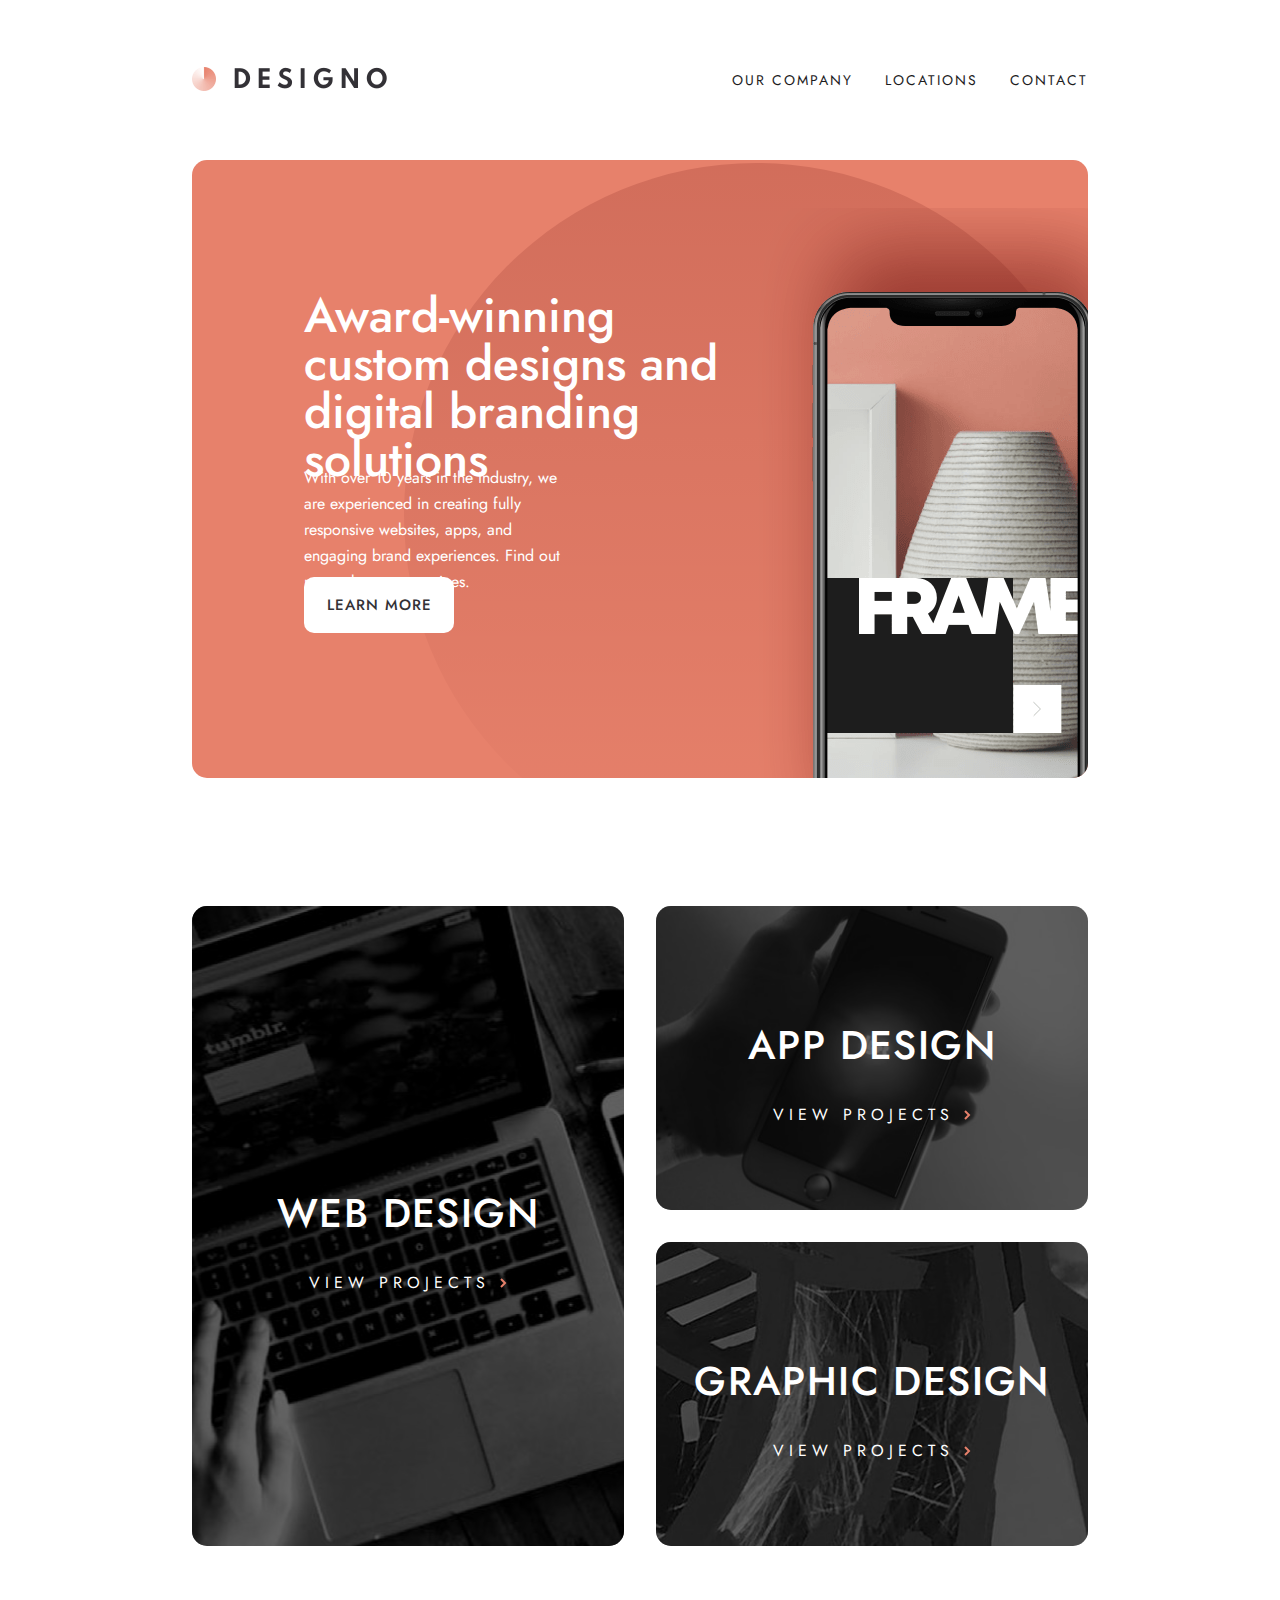
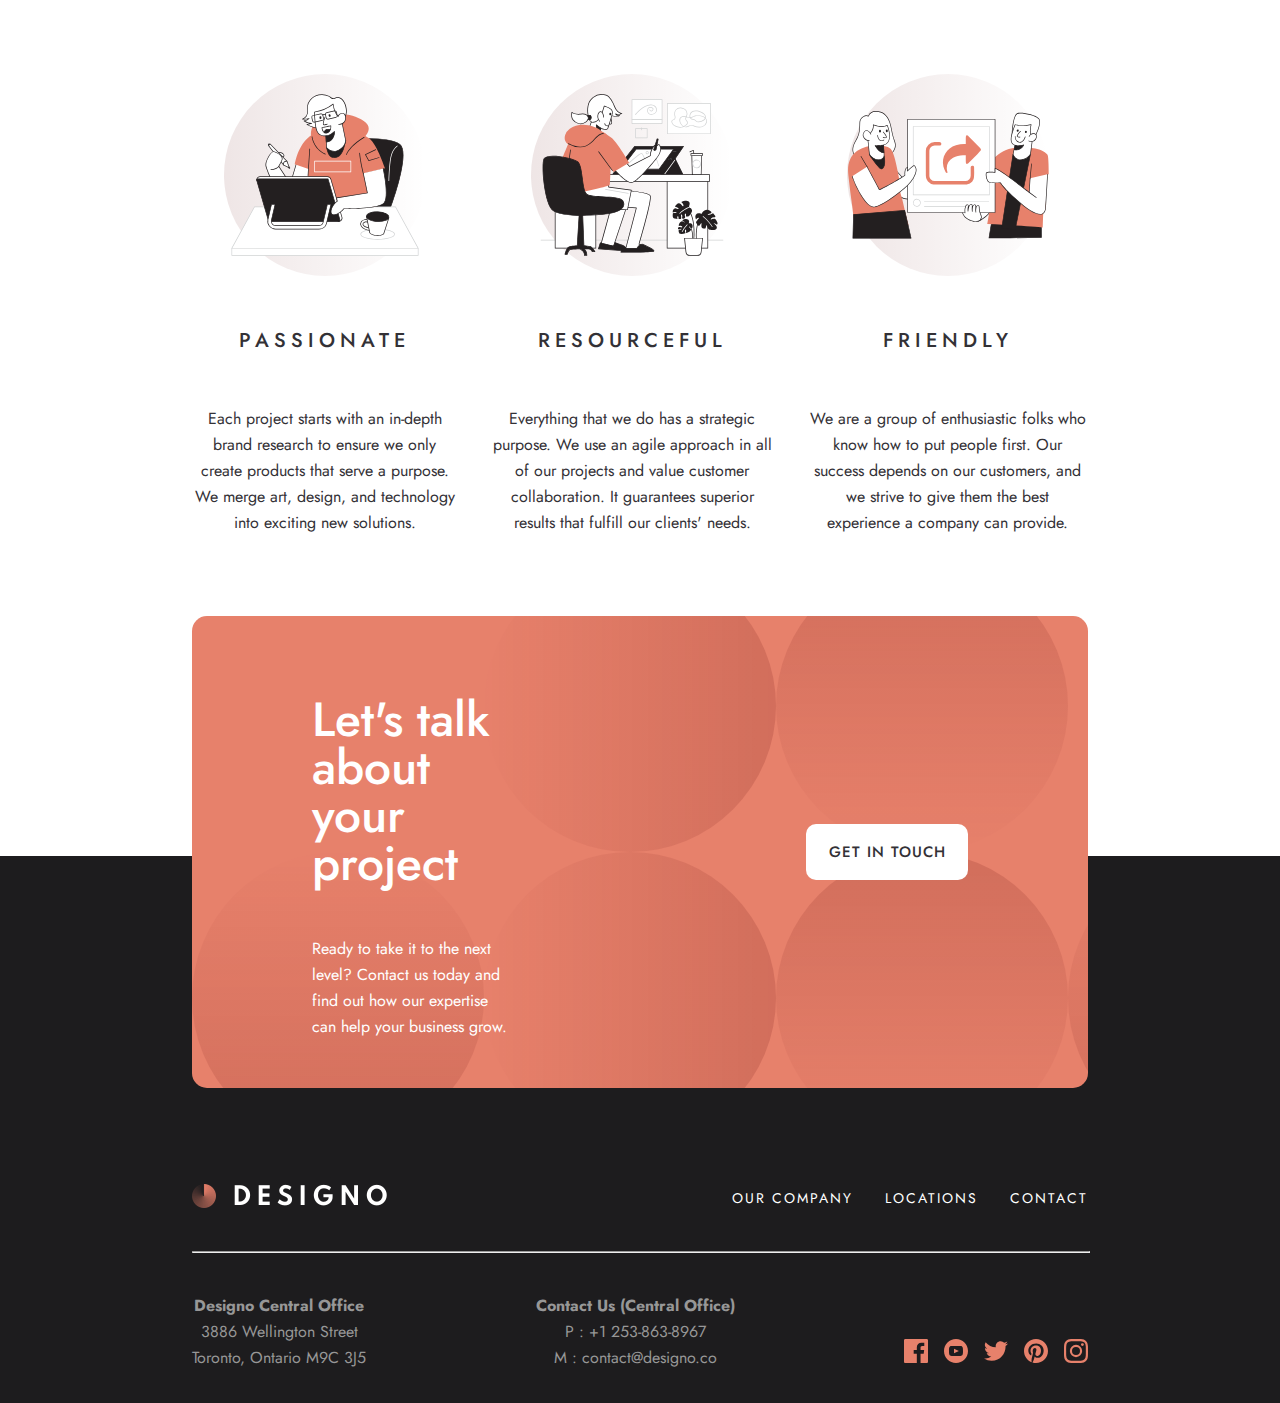
<file: index.html>
<!DOCTYPE html>
<html lang="en">
  <head>
    <meta charset="UTF-8" />
    <meta name="viewport" content="width=device-width, initial-scale=1.0" />

    <link
      rel="icon"
      type="image/png"
      sizes="32x32"
      href="./assets/favicon-32x32.png"
    />

    <link rel="stylesheet" href="css/base.css" />
    <link rel="stylesheet" href="css/index.css" />

    <title>Designo Agency</title>
  </head>
  <body>
    <nav>
      <a href="#" class="logo-link"
        ><img class="logo" src="assets/shared/desktop/logo-dark.png"
      /></a>

      <div class="nav-links">
        <a href="about.html" class="nav-link">our company</a>
        <a href="locations.html" class="nav-link">locations</a>
        <a href="contact.html" class="nav-link">contact</a>
      </div>
      <img
        id="nav-toggle"
        src="assets/shared/mobile/icon-hamburger.svg"
        onclick="toggleNavBar()"
      />
    </nav>
    <div id="nav-list-mobile" :class="{ 'nav-list-visible': isNavListEnabled }">
      <a href="about.html" class="nav-link-mobile">our company</a>
      <a href="locations.html" class="nav-link-mobile">locations</a>
      <a href="contact.html" class="nav-link-mobile">contact</a>
    </div>

    <main>
      <div class="banner">
        <h1 class="heading">
          Award-winning custom designs and digital branding solutions
        </h1>

        <div class="paragraph">
          With over 10 years in the industry, we are experienced in creating
          fully responsive websites, apps, and engaging brand experiences. Find
          out more about our services.
        </div>

        <a href="about.html" class="btn btn-light">Learn More</a>

        <img src="assets/home/desktop/image-hero-phone.png" class="phone" />
      </div>

      <div class="design-types">
        <div class="design-type web-design">
          <a class="design-type-overlay" href="web-design.html">
            <h2 class="design-title">Web Design</h2>
            <div class="view-projects">
              View Projects
              <img src="assets/shared/desktop/icon-right-arrow.svg" />
            </div>
          </a>
        </div>
        <div class="design-type app-design">
          <a class="design-type-overlay" href="app-design.html">
            <h2 class="design-title">App Design</h2>
            <div class="view-projects">
              View Projects
              <img src="assets/shared/desktop/icon-right-arrow.svg" />
            </div>
          </a>
        </div>
        <div class="design-type graphic-design">
          <a class="design-type-overlay" href="graphic-design.html">
            <h2 class="design-title">Graphic Design</h2>
            <div class="view-projects">
              View Projects
              <img src="assets/shared/desktop/icon-right-arrow.svg" />
            </div>
          </a>
        </div>
      </div>

      <div class="skills">
        <div class="skill">
          <img
            src="assets/home/desktop/illustration-passionate.svg"
            class="skill-image"
          />
          <h3 class="skill-name">Passionate</h3>
          <div class="skill-desc">
            Each project starts with an in-depth brand research to ensure we
            only create products that serve a purpose. We merge art, design, and
            technology into exciting new solutions.
          </div>
        </div>
        <div class="skill">
          <img
            src="assets/home/desktop/illustration-resourceful.svg"
            class="skill-image"
          />
          <h3 class="skill-name">Resourceful</h3>
          <div class="skill-desc">
            Everything that we do has a strategic purpose. We use an agile
            approach in all of our projects and value customer collaboration. It
            guarantees superior results that fulfill our clients' needs.
          </div>
        </div>
        <div class="skill">
          <img
            src="assets/home/desktop/illustration-friendly.svg"
            class="skill-image"
          />
          <h3 class="skill-name">Friendly</h3>
          <div class="skill-desc">
            We are a group of enthusiastic folks who know how to put people
            first. Our success depends on our customers, and we strive to give
            them the best experience a company can provide.
          </div>
        </div>
      </div>
    </main>

    <footer>
      <div class="project-contact-section">
        <h1 class="heading">Let's talk about your project</h1>
        <div class="paragraph">
          Ready to take it to the next level? Contact us today and find out how
          our expertise can help your business grow.
        </div>
        <a href="contact.html" class="btn btn-light">get in touch</a>
      </div>

      <div class="footer-content">
        <div class="footer-nav">
          <a href="index.html" class="logo-link"
            ><img class="logo" src="assets/shared/desktop/logo-light.png"
          /></a>
          <hr class="footer-divider footer-divider-1" />
          <div class="nav-links">
            <a href="about.html" class="nav-link dark">our company</a>
            <a href="locations.html" class="nav-link dark">locations</a>
            <a href="contact.html" class="nav-link dark">contact</a>
          </div>
        </div>

        <hr class="footer-divider footer-divider-2" />

        <div class="contact-info-group">
          <div class="address">
            <div><strong>Designo Central Office</strong></div>
            <div>3886 Wellington Street</div>
            <div>Toronto, Ontario M9C 3J5</div>
          </div>

          <div class="contact-us">
            <div><strong>Contact Us (Central Office)</strong></div>
            <div>P : +1 253-863-8967</div>
            <div>M : contact@designo.co</div>
          </div>

          <div class="social-media">
            <a href="#">
              <img src="assets/shared/desktop/icon-facebook.svg" />
            </a>
            <a href="#">
              <img src="assets/shared/desktop/icon-youtube.svg" />
            </a>
            <a href="#">
              <img src="assets/shared/desktop/icon-twitter.svg" />
            </a>
            <a href="#">
              <img src="assets/shared/desktop/icon-pinterest.svg" />
            </a>
            <a href="#">
              <img src="assets/shared/desktop/icon-instagram.svg" />
            </a>
          </div>
        </div>
      </div>
    </footer>
  </body>
</html>
<script src="js/nav.js"></script>
<script src="js/anims.js"></script>
</file>
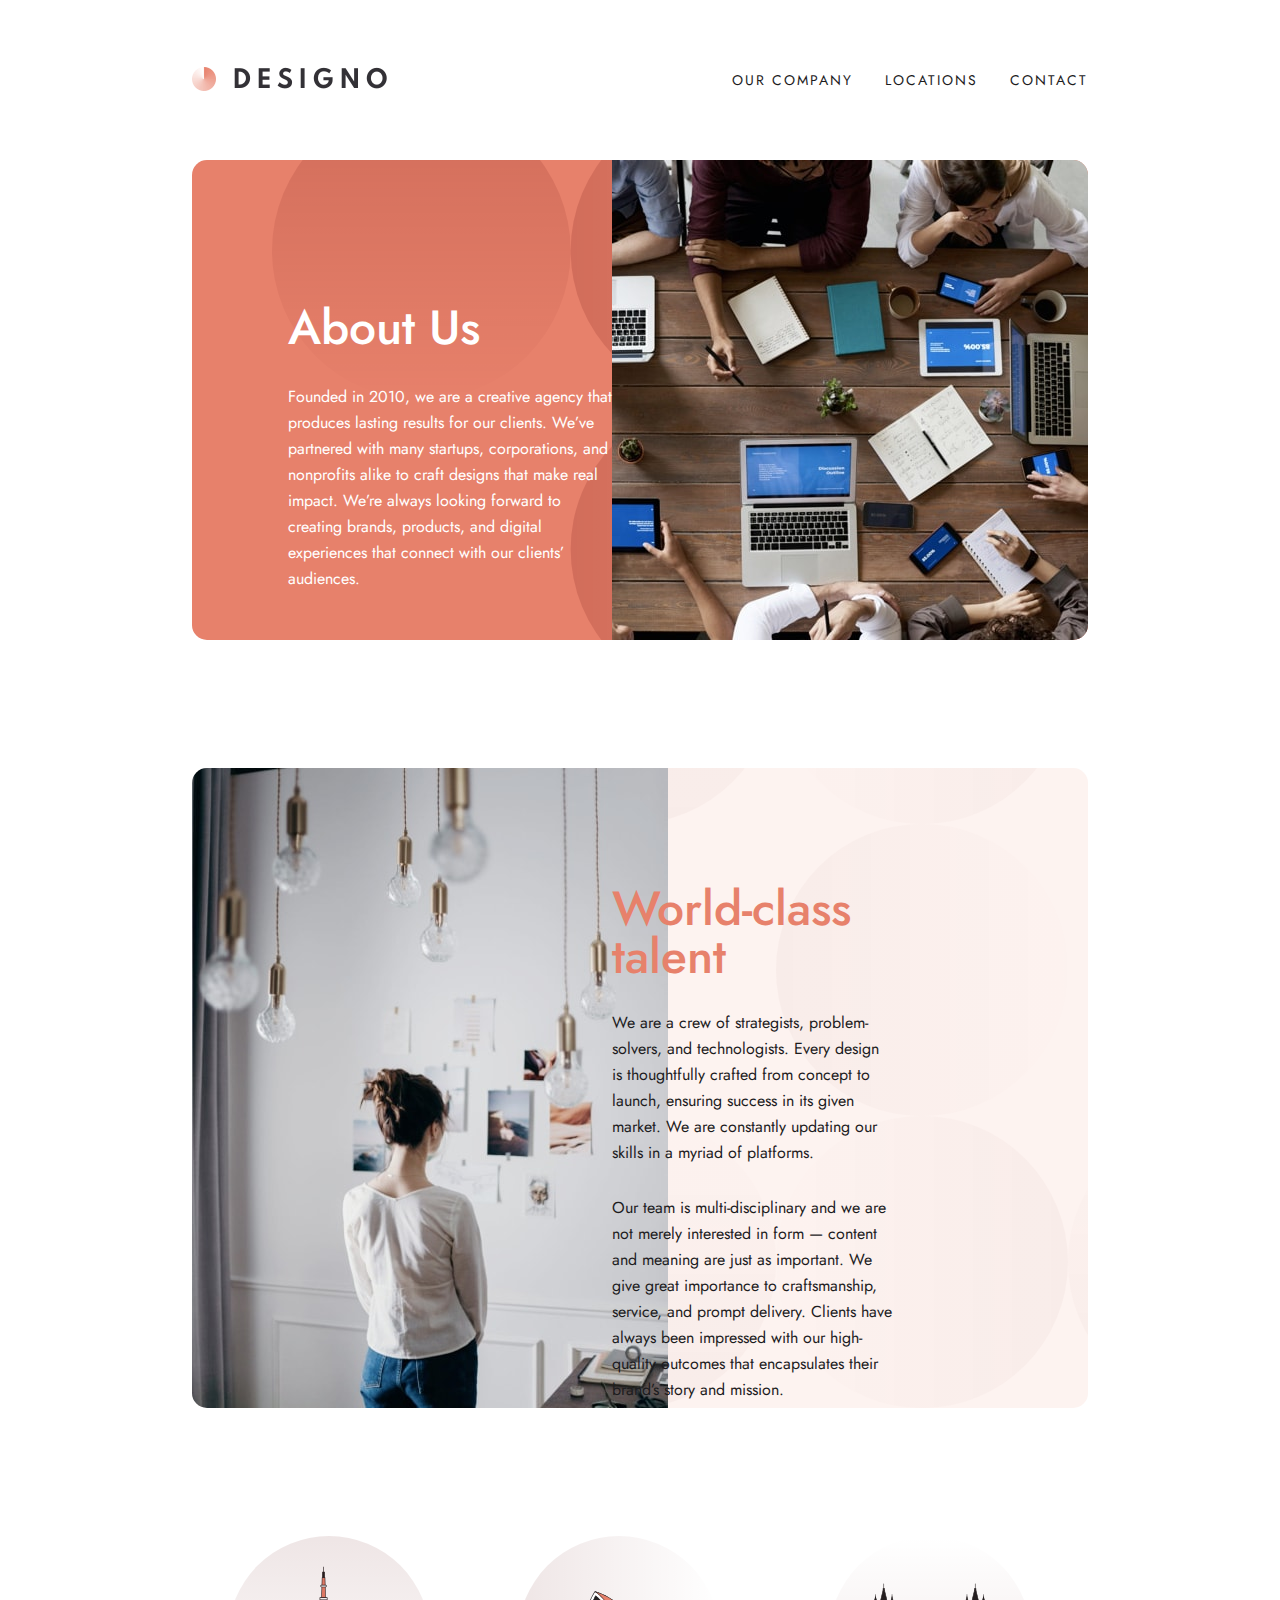
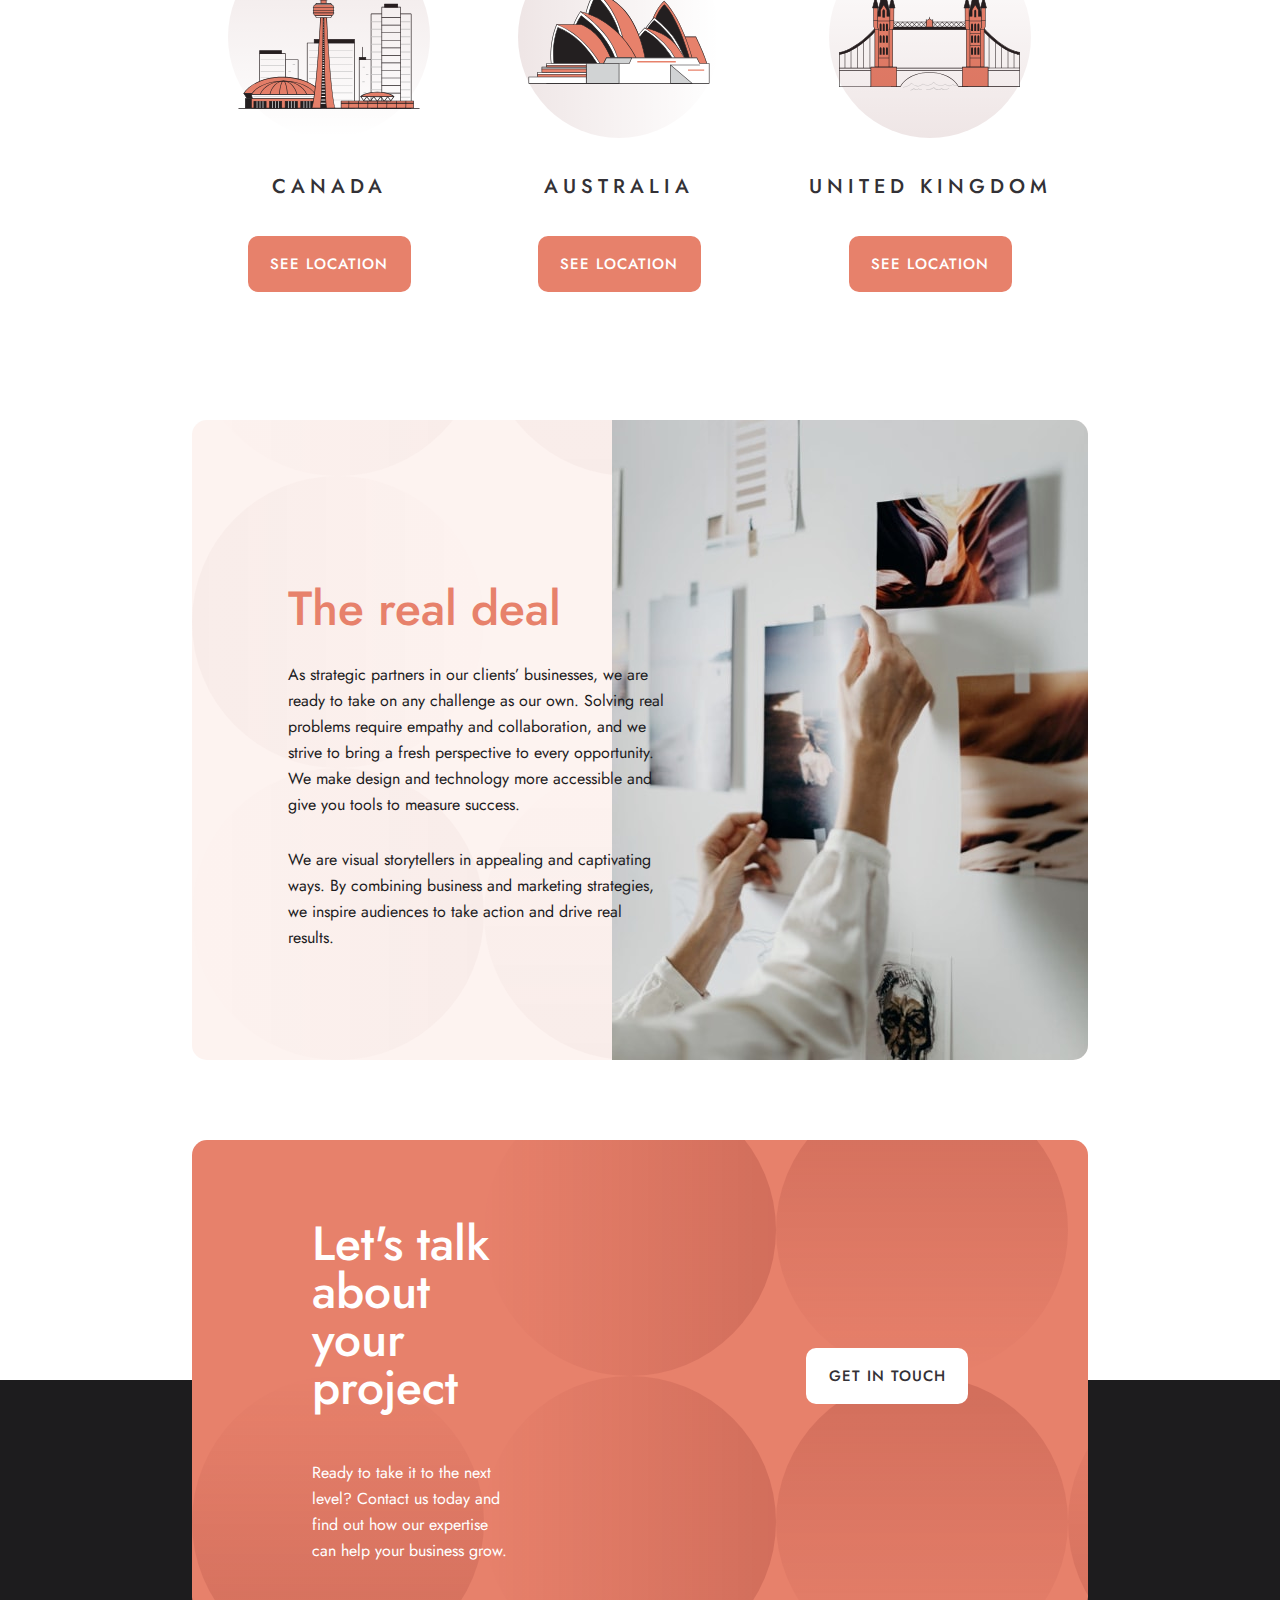
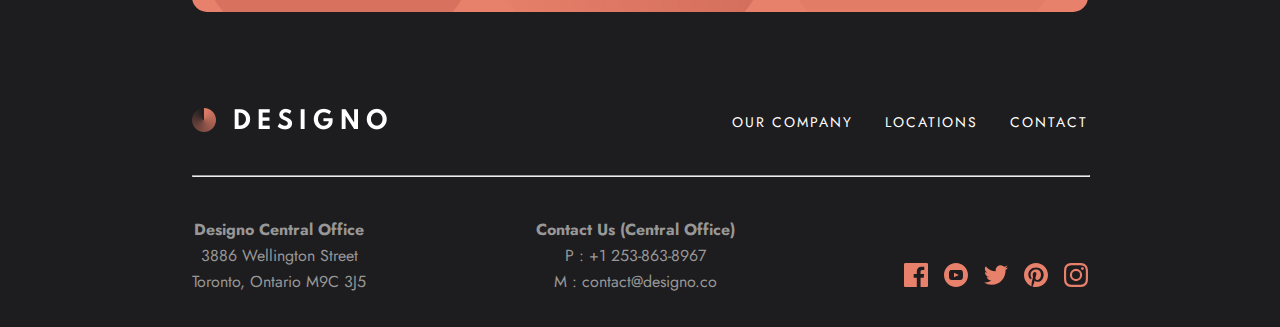
<file: about.html>
<!DOCTYPE html>
<html lang="en">
  <head>
    <meta charset="UTF-8" />
    <meta name="viewport" content="width=device-width, initial-scale=1.0" />

    <link
      rel="icon"
      type="image/png"
      sizes="32x32"
      href="./assets/favicon-32x32.png"
    />

    <link rel="stylesheet" href="css/base.css" />
    <link rel="stylesheet" href="css/about.css" />

    <title>Designo Agency</title>
  </head>
  <body>
    <nav>
      <a href="index.html" class="logo-link"
        ><img class="logo" src="assets/shared/desktop/logo-dark.png"
      /></a>

      <div class="nav-links">
        <a href="about.html" class="nav-link">our company</a>
        <a href="locations.html" class="nav-link">locations</a>
        <a href="contact.html" class="nav-link">contact</a>
      </div>
      <img
        id="nav-toggle"
        src="assets/shared/mobile/icon-hamburger.svg"
        onclick="toggleNavBar()"
      />
    </nav>
    <div id="nav-list-mobile" :class="{ 'nav-list-visible': isNavListEnabled }">
      <a href="about.html" class="nav-link-mobile">our company</a>
      <a href="locations.html" class="nav-link-mobile">locations</a>
      <a href="contact.html" class="nav-link-mobile">contact</a>
    </div>

    <main>
      <div class="banner">
        <img
          class="about-image image-mobile"
          src="assets/about/mobile/image-about-hero.jpg"
        />
        <img
          class="about-image image-tablet"
          src="assets/about/tablet/image-about-hero.jpg"
        />
        <img
          class="about-image image-desktop"
          src="assets/about/desktop/image-about-hero.jpg"
        />

        <h1 class="heading banner-heading">About Us</h1>
        <div class="paragraph banner-paragraph">
          Founded in 2010, we are a creative agency that produces lasting
          results for our clients. We’ve partnered with many startups,
          corporations, and nonprofits alike to craft designs that make real
          impact. We’re always looking forward to creating brands, products, and
          digital experiences that connect with our clients’ audiences.
        </div>
      </div>

      <div class="banner-secondary banner-secondary-talent">
        <img
          class="talent-image image-mobile"
          src="assets/about/mobile/image-world-class-talent.jpg"
        />
        <img
          class="talent-image image-tablet"
          src="assets/about/tablet/image-world-class-talent.jpg"
        />
        <img
          class="talent-image image-desktop"
          src="assets/about/desktop/image-world-class-talent.jpg"
        />

        <h1 class="heading banner-heading">World-class talent</h1>
        <div class="paragraph banner-paragraph p-1">
          We are a crew of strategists, problem-solvers, and technologists.
          Every design is thoughtfully crafted from concept to launch, ensuring
          success in its given market. We are constantly updating our skills in
          a myriad of platforms.
        </div>
        <div class="paragraph banner-paragraph p-2">
          Our team is multi-disciplinary and we are not merely interested in
          form — content and meaning are just as important. We give great
          importance to craftsmanship, service, and prompt delivery. Clients
          have always been impressed with our high-quality outcomes that
          encapsulates their brand’s story and mission.
        </div>
      </div>

      <div class="locations">
        <div class="location">
          <div class="location-image-group">
            <img
              class="location-image-bg canada"
              src="assets/shared/desktop/bg-pattern-small-circle.svg"
            />
            <img
              class="location-icon canada"
              src="assets/shared/desktop/illustration-canada.svg"
            />
          </div>

          <h3 class="location-name">canada</h3>
          <a href="locations.html#ma-canada" class="btn">see location</a>
        </div>

        <div class="location">
          <div class="location-image-group">
            <img
              class="location-image-bg australia"
              src="assets/shared/desktop/bg-pattern-small-circle.svg"
            />
            <img
              class="location-icon australia"
              src="assets/shared/desktop/illustration-australia.svg"
            />
          </div>

          <h3 class="location-name">australia</h3>
          <a href="locations.html#ma-australia" class="btn">see location</a>
        </div>

        <div class="location">
          <div class="location-image-group">
            <img
              class="location-image-bg uk"
              src="assets/shared/desktop/bg-pattern-small-circle.svg"
            />
            <img
              class="location-icon uk"
              src="assets/shared/desktop/illustration-united-kingdom.svg"
            />
          </div>

          <h3 class="location-name">united kingdom</h3>
          <a href="locations.html#ma-uk" class="btn">see location</a>
        </div>
      </div>

      <div class="banner-secondary banner-secondary-real-deal">
        <img
          class="real-deal-image image-mobile"
          src="assets/about/mobile/image-real-deal.jpg"
        />
        <img
          class="real-deal-image image-tablet"
          src="assets/about/tablet/image-real-deal.jpg"
        />
        <img
          class="real-deal-image image-desktop"
          src="assets/about/desktop/image-real-deal.jpg"
        />

        <h1 class="heading banner-heading">The real deal</h1>
        <div class="paragraph banner-paragraph p-1">
          As strategic partners in our clients’ businesses, we are ready to take
          on any challenge as our own. Solving real problems require empathy and
          collaboration, and we strive to bring a fresh perspective to every
          opportunity. We make design and technology more accessible and give
          you tools to measure success.
        </div>
        <div class="paragraph banner-paragraph p-2">
          We are visual storytellers in appealing and captivating ways. By
          combining business and marketing strategies, we inspire audiences to
          take action and drive real results.
        </div>
      </div>
    </main>

    <footer>
      <div class="project-contact-section">
        <h1 class="heading">Let's talk about your project</h1>
        <div class="paragraph">
          Ready to take it to the next level? Contact us today and find out how
          our expertise can help your business grow.
        </div>
        <a href="contact.html" class="btn btn-light">get in touch</a>
      </div>

      <div class="footer-content">
        <div class="footer-nav">
          <a href="index.html" class="logo-link"
            ><img class="logo" src="assets/shared/desktop/logo-light.png"
          /></a>
          <hr class="footer-divider footer-divider-1" />
          <div class="nav-links">
            <a href="about.html" class="nav-link dark">our company</a>
            <a href="locations.html" class="nav-link dark">locations</a>
            <a href="contact.html" class="nav-link dark">contact</a>
          </div>
        </div>

        <hr class="footer-divider footer-divider-2" />

        <div class="contact-info-group">
          <div class="address">
            <div><strong>Designo Central Office</strong></div>
            <div>3886 Wellington Street</div>
            <div>Toronto, Ontario M9C 3J5</div>
          </div>

          <div class="contact-us">
            <div><strong>Contact Us (Central Office)</strong></div>
            <div>P : +1 253-863-8967</div>
            <div>M : contact@designo.co</div>
          </div>

          <div class="social-media">
            <a href="#">
              <img src="assets/shared/desktop/icon-facebook.svg" />
            </a>
            <a href="#">
              <img src="assets/shared/desktop/icon-youtube.svg" />
            </a>
            <a href="#">
              <img src="assets/shared/desktop/icon-twitter.svg" />
            </a>
            <a href="#">
              <img src="assets/shared/desktop/icon-pinterest.svg" />
            </a>
            <a href="#">
              <img src="assets/shared/desktop/icon-instagram.svg" />
            </a>
          </div>
        </div>
      </div>
    </footer>
  </body>
</html>
<script src="js/nav.js"></script>
<script src="js/anims.js"></script>
</file>
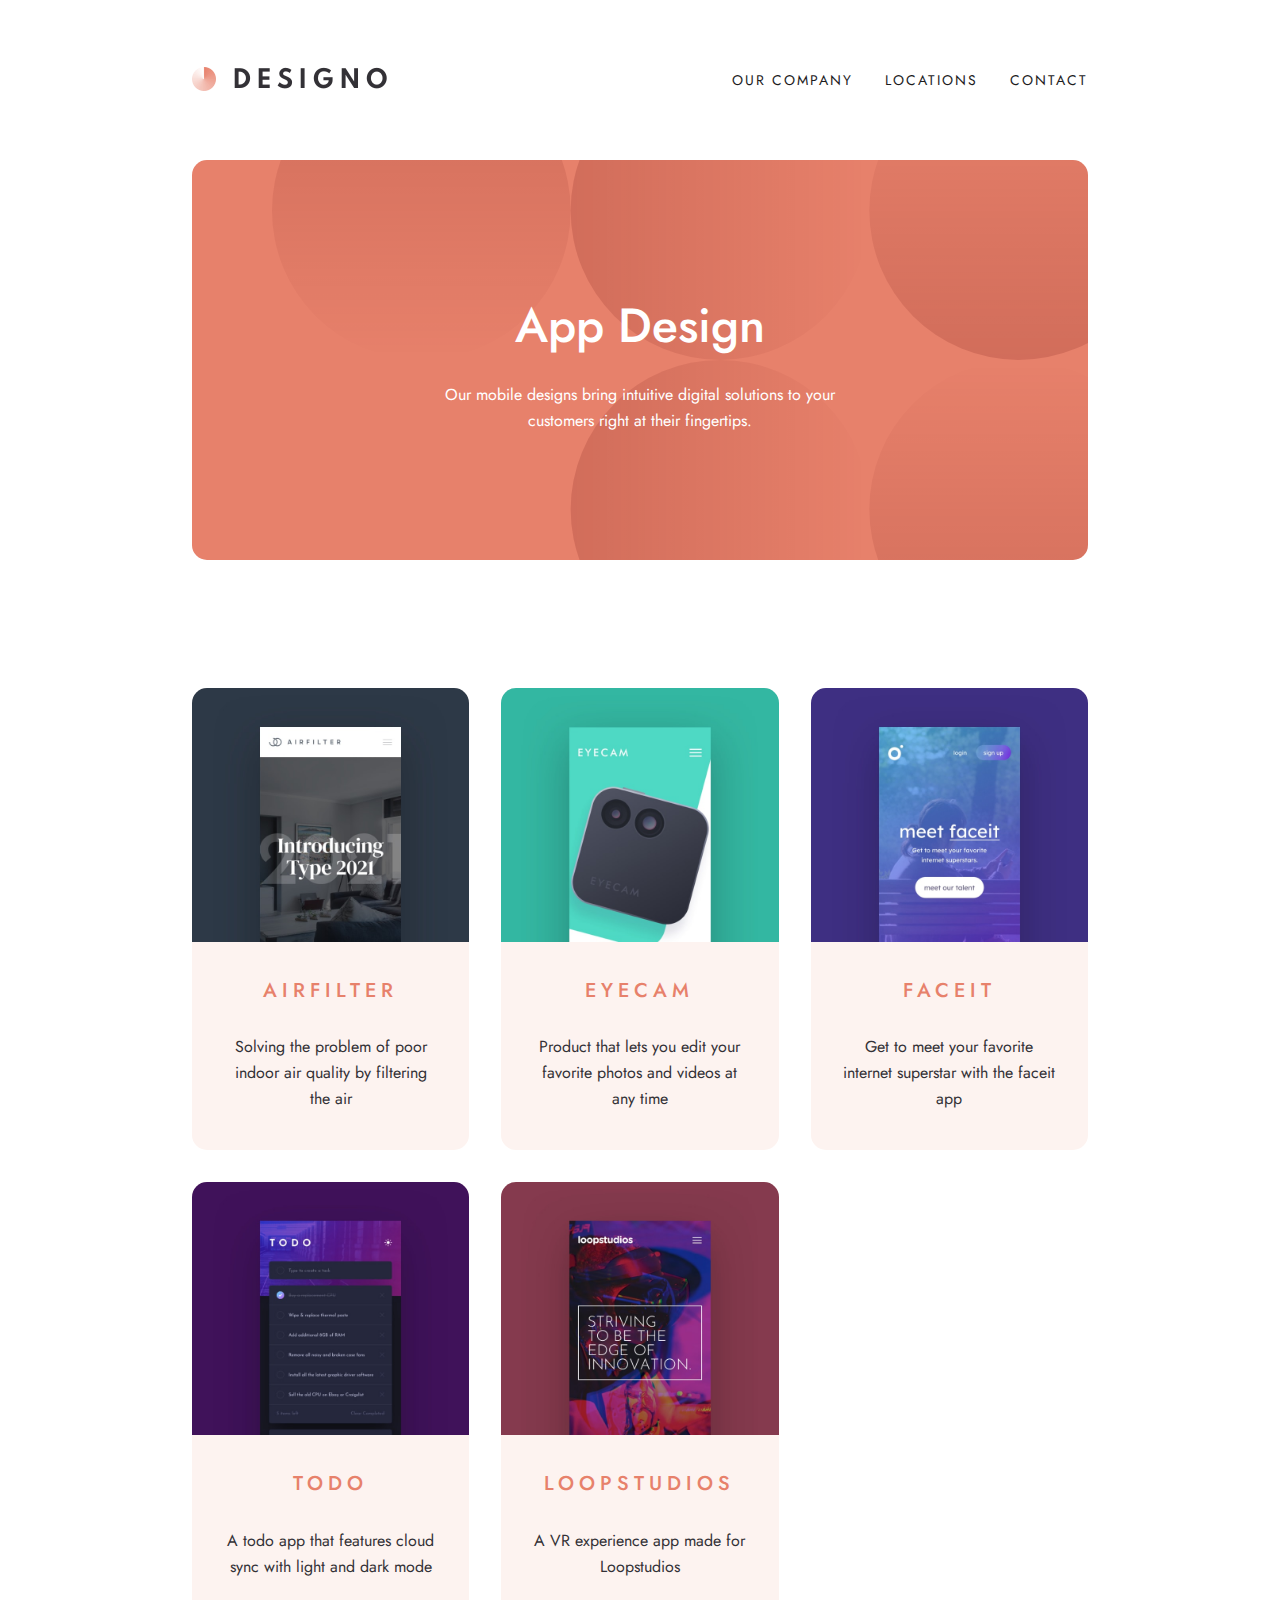
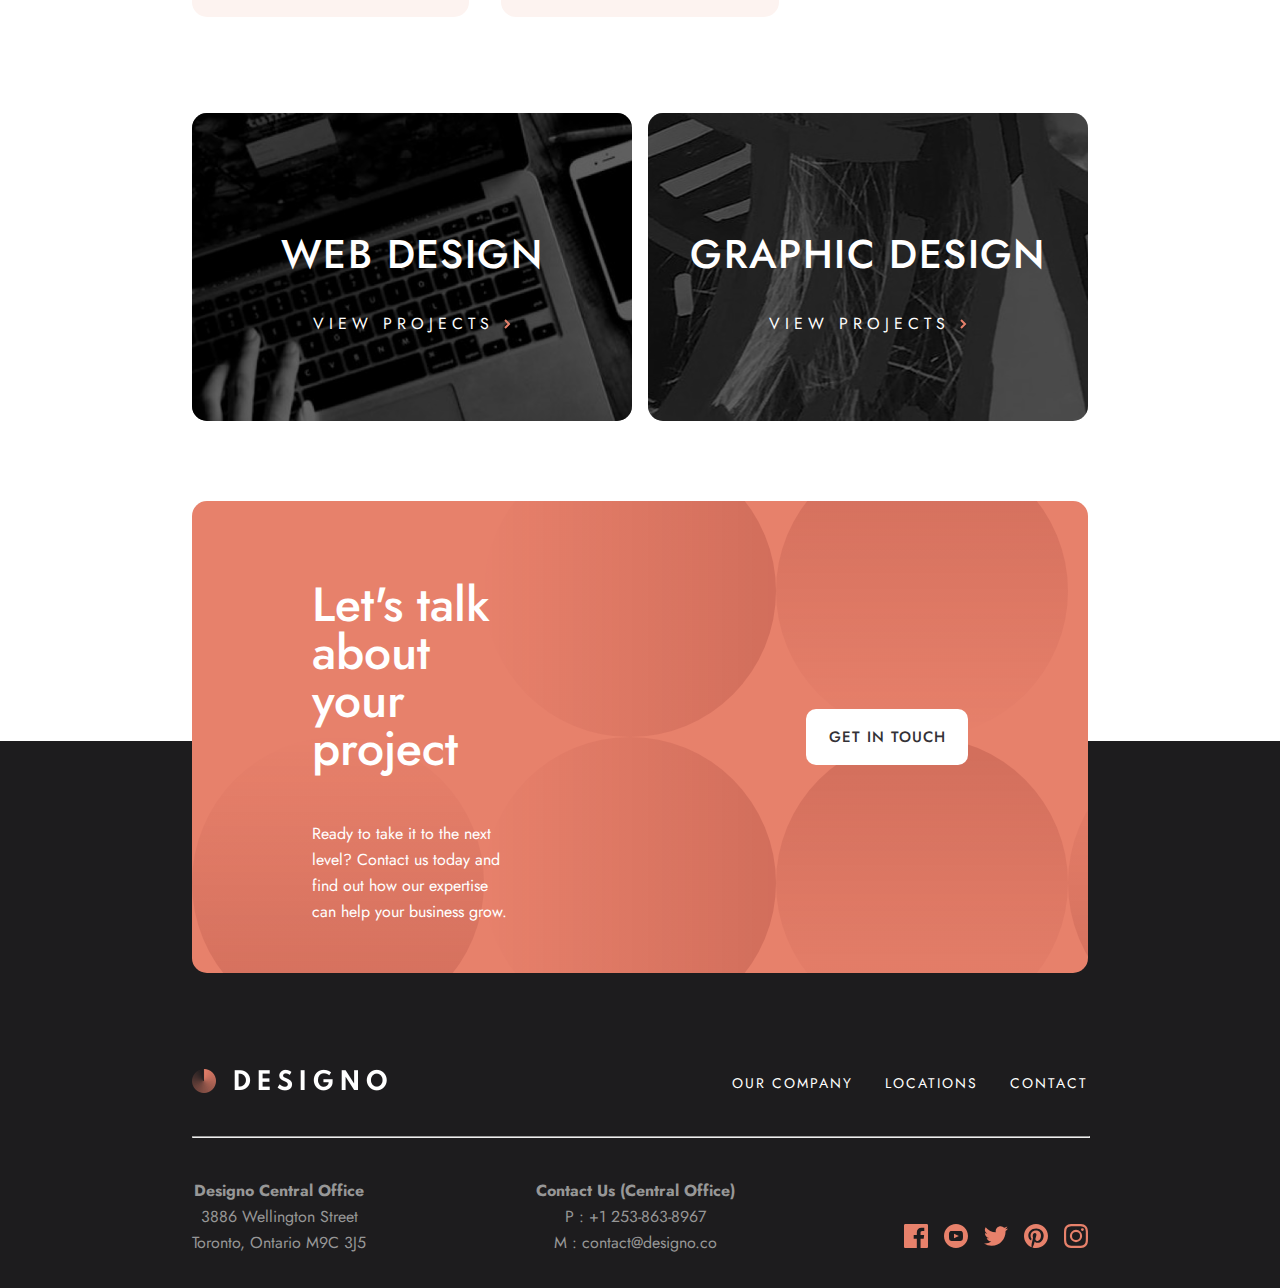
<file: app-design.html>
<!DOCTYPE html>
<html lang="en">
  <head>
    <meta charset="UTF-8" />
    <meta name="viewport" content="width=device-width, initial-scale=1.0" />

    <link
      rel="icon"
      type="image/png"
      sizes="32x32"
      href="./assets/favicon-32x32.png"
    />

    <link rel="stylesheet" href="css/base.css" />
    <link rel="stylesheet" href="css/design.css" />

    <title>Designo Agency</title>
  </head>
  <body>
    <nav>
      <a href="index.html" class="logo-link"
        ><img class="logo" src="assets/shared/desktop/logo-dark.png"
      /></a>

      <div class="nav-links">
        <a href="about.html" class="nav-link">our company</a>
        <a href="locations.html" class="nav-link">locations</a>
        <a href="contact.html" class="nav-link">contact</a>
      </div>
      <img
        id="nav-toggle"
        src="assets/shared/mobile/icon-hamburger.svg"
        onclick="toggleNavBar()"
      />
    </nav>
    <div id="nav-list-mobile" :class="{ 'nav-list-visible': isNavListEnabled }">
      <a href="about.html" class="nav-link-mobile">our company</a>
      <a href="locations.html" class="nav-link-mobile">locations</a>
      <a href="contact.html" class="nav-link-mobile">contact</a>
    </div>

    <main>
      <div class="banner">
        <h1 class="heading">App Design</h1>
        <div class="paragraph">
          Our mobile designs bring intuitive digital solutions to your customers
          right at their fingertips.
        </div>
      </div>

      <div class="past-projects">
        <div class="project">
          <img
            class="project-preview"
            src="assets/app-design/desktop/image-airfilter.jpg"
          />
          <h3 class="project-name">AIRFILTER</h3>
          <div class="project-desc">
            Solving the problem of poor indoor air quality by filtering the air
          </div>
        </div>

        <div class="project">
          <img
            class="project-preview"
            src="assets/app-design/desktop/image-eyecam.jpg"
          />
          <h3 class="project-name">Eyecam</h3>
          <div class="project-desc">
            Product that lets you edit your favorite photos and videos at any
            time
          </div>
        </div>

        <div class="project">
          <img
            class="project-preview"
            src="assets/app-design/desktop/image-faceit.jpg"
          />
          <h3 class="project-name">Faceit</h3>
          <div class="project-desc">
            Get to meet your favorite internet superstar with the faceit app
          </div>
        </div>

        <div class="project">
          <img
            class="project-preview"
            src="assets/app-design/desktop/image-todo.jpg"
          />
          <h3 class="project-name">Todo</h3>
          <div class="project-desc">
            A todo app that features cloud sync with light and dark mode
          </div>
        </div>

        <div class="project">
          <img
            class="project-preview"
            src="assets/app-design/desktop/image-loopstudios.jpg"
          />
          <h3 class="project-name">Loopstudios</h3>
          <div class="project-desc">
            A VR experience app made for Loopstudios
          </div>
        </div>
      </div>

      <div class="design-types">
        <div class="design-type web-design">
          <a class="design-type-overlay" href="web-design.html">
            <h2 class="design-title">Web Design</h2>
            <div class="view-projects">
              View Projects
              <img src="assets/shared/desktop/icon-right-arrow.svg" />
            </div>
          </a>
        </div>
        <div class="design-type graphic-design">
          <a class="design-type-overlay" href="graphic-design.html">
            <h2 class="design-title">Graphic Design</h2>
            <div class="view-projects">
              View Projects
              <img src="assets/shared/desktop/icon-right-arrow.svg" />
            </div>
          </a>
        </div>
      </div>
    </main>

    <footer>
      <div class="project-contact-section">
        <h1 class="heading">Let's talk about your project</h1>
        <div class="paragraph">
          Ready to take it to the next level? Contact us today and find out how
          our expertise can help your business grow.
        </div>
        <a href="contact.html" class="btn btn-light">get in touch</a>
      </div>

      <div class="footer-content">
        <div class="footer-nav">
          <a href="index.html" class="logo-link"
            ><img class="logo" src="assets/shared/desktop/logo-light.png"
          /></a>
          <hr class="footer-divider footer-divider-1" />
          <div class="nav-links">
            <a href="about.html" class="nav-link dark">our company</a>
            <a href="locations.html" class="nav-link dark">locations</a>
            <a href="contact.html" class="nav-link dark">contact</a>
          </div>
        </div>

        <hr class="footer-divider footer-divider-2" />

        <div class="contact-info-group">
          <div class="address">
            <div><strong>Designo Central Office</strong></div>
            <div>3886 Wellington Street</div>
            <div>Toronto, Ontario M9C 3J5</div>
          </div>

          <div class="contact-us">
            <div><strong>Contact Us (Central Office)</strong></div>
            <div>P : +1 253-863-8967</div>
            <div>M : contact@designo.co</div>
          </div>

          <div class="social-media">
            <a href="#">
              <img src="assets/shared/desktop/icon-facebook.svg" />
            </a>
            <a href="#">
              <img src="assets/shared/desktop/icon-youtube.svg" />
            </a>
            <a href="#">
              <img src="assets/shared/desktop/icon-twitter.svg" />
            </a>
            <a href="#">
              <img src="assets/shared/desktop/icon-pinterest.svg" />
            </a>
            <a href="#">
              <img src="assets/shared/desktop/icon-instagram.svg" />
            </a>
          </div>
        </div>
      </div>
    </footer>
  </body>
</html>
<script src="js/nav.js"></script>
<script src="js/anims.js"></script>
</file>
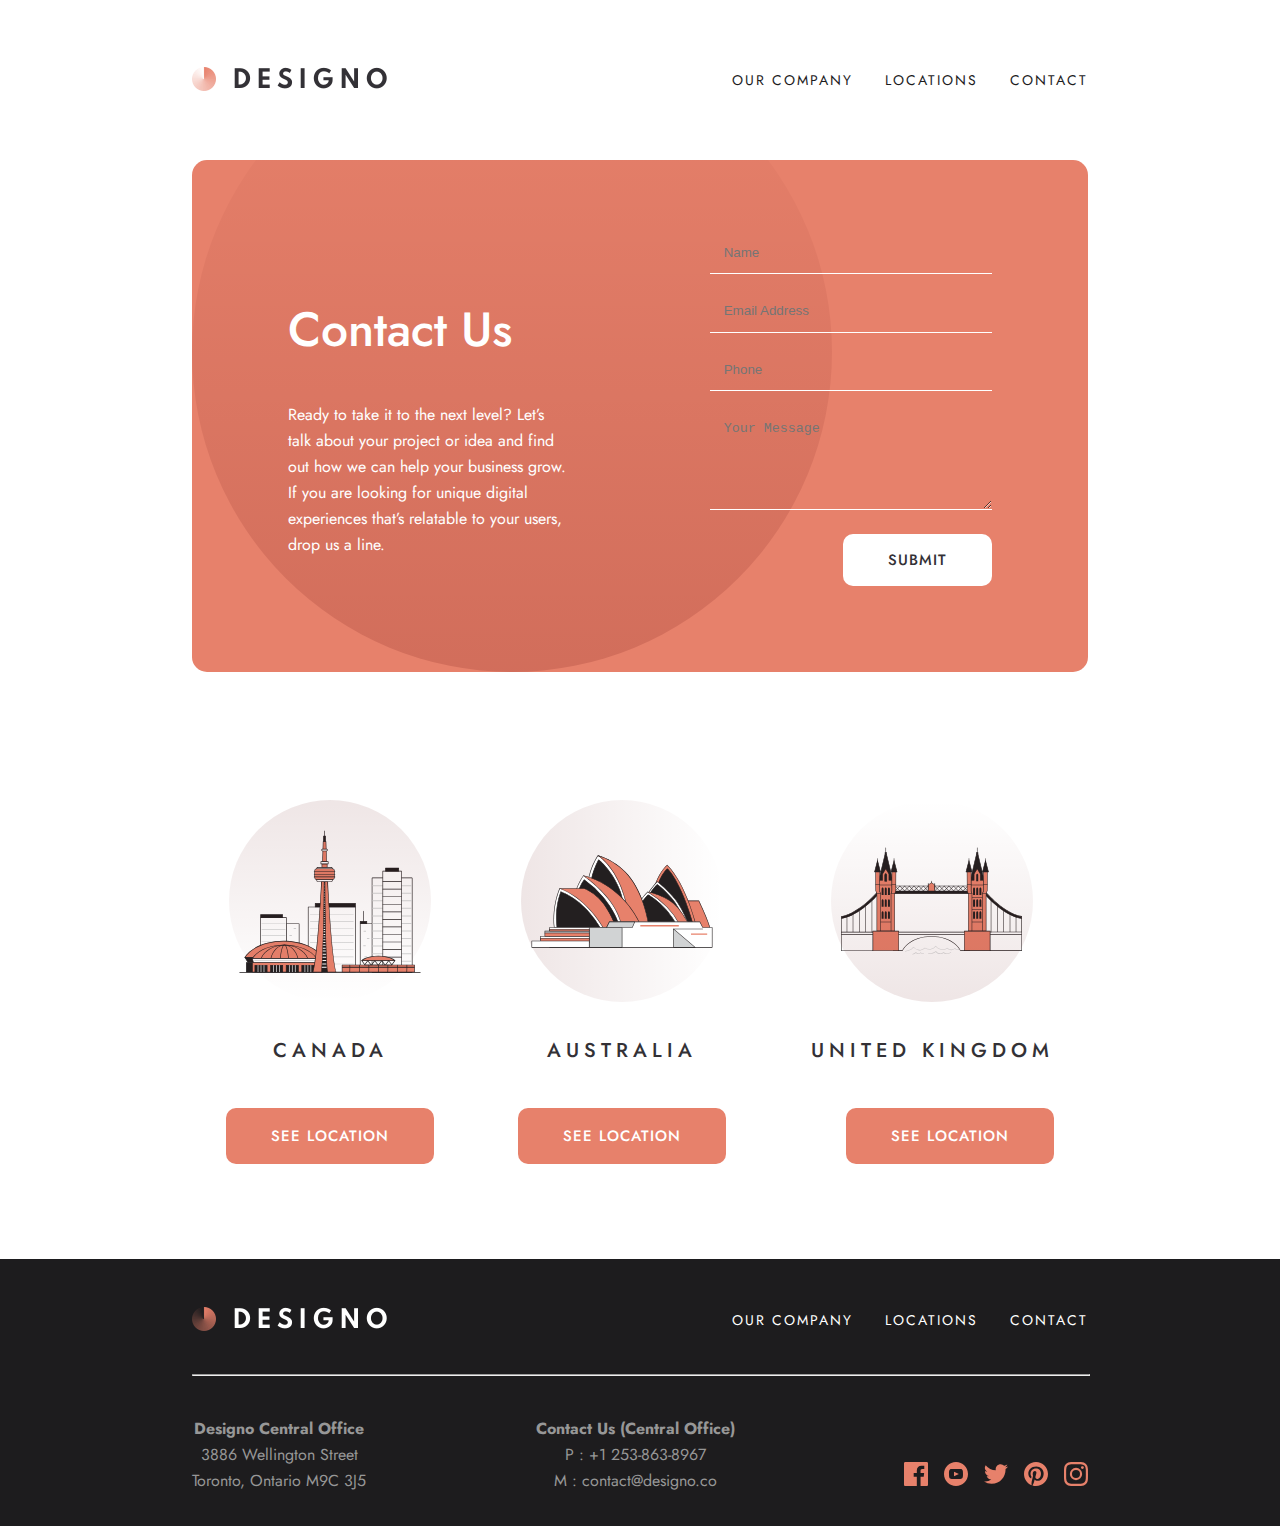
<file: contact.html>
<!DOCTYPE html>
<html lang="en">
  <head>
    <meta charset="UTF-8" />
    <meta name="viewport" content="width=device-width, initial-scale=1.0" />

    <link
      rel="icon"
      type="image/png"
      sizes="32x32"
      href="./assets/favicon-32x32.png"
    />
    <link rel="stylesheet" href="css/base.css" />
    <link rel="stylesheet" href="css/contact.css" />

    <title>Designo Agency</title>
  </head>
  <body>
    <nav>
      <a href="index.html" class="logo-link"
        ><img class="logo" src="assets/shared/desktop/logo-dark.png"
      /></a>

      <div class="nav-links">
        <a href="about.html" class="nav-link">our company</a>
        <a href="locations.html" class="nav-link">locations</a>
        <a href="contact.html" class="nav-link">contact</a>
      </div>
      <img
        id="nav-toggle"
        src="assets/shared/mobile/icon-hamburger.svg"
        onclick="toggleNavBar()"
      />
    </nav>
    <div id="nav-list-mobile" :class="{ 'nav-list-visible': isNavListEnabled }">
      <a href="about.html" class="nav-link-mobile">our company</a>
      <a href="locations.html" class="nav-link-mobile">locations</a>
      <a href="contact.html" class="nav-link-mobile">contact</a>
    </div>

    <main>
      <div class="banner">
        <div class="contact-label">
          <h1 class="heading">Contact Us</h1>
          <div class="paragraph">
            Ready to take it to the next level? Let’s talk about your project or
            idea and find out how we can help your business grow. If you are
            looking for unique digital experiences that’s relatable to your
            users, drop us a line.
          </div>
        </div>
        <form class="contact-form" action="" method="POST">
          <input
            class="input"
            type="text"
            id="name"
            name="name"
            placeholder="Name"
            required
          />
          <input
            class="input"
            type="email"
            id="emailAddress"
            name="emailAddress"
            placeholder="Email Address"
            required
          />
          <input
            class="input"
            type="text"
            inputmode="numeric"
            pattern="\d*"
            id="phone"
            name="phone"
            placeholder="Phone"
          />
          <textarea
            class="input"
            id="message"
            name="message"
            rows="5"
            placeholder="Your Message"
            required
          ></textarea>
          <button type="submit" class="btn btn-light">Submit</button>
        </form>
      </div>

      <div class="locations">
        <div class="location">
          <div class="location-image-group">
            <img
              class="location-image-bg canada"
              src="assets/shared/desktop/bg-pattern-small-circle.svg"
            />
            <img
              class="location-icon canada"
              src="assets/shared/desktop/illustration-canada.svg"
            />
          </div>

          <h3 class="location-name">canada</h3>
          <a href="locations.html#ma-canada" class="btn">see location</a>
        </div>

        <div class="location">
          <div class="location-image-group">
            <img
              class="location-image-bg australia"
              src="assets/shared/desktop/bg-pattern-small-circle.svg"
            />
            <img
              class="location-icon australia"
              src="assets/shared/desktop/illustration-australia.svg"
            />
          </div>

          <h3 class="location-name">australia</h3>
          <a href="locations.html#ma-australia" class="btn">see location</a>
        </div>

        <div class="location">
          <div class="location-image-group">
            <img
              class="location-image-bg uk"
              src="assets/shared/desktop/bg-pattern-small-circle.svg"
            />
            <img
              class="location-icon uk"
              src="assets/shared/desktop/illustration-united-kingdom.svg"
            />
          </div>

          <h3 class="location-name">united kingdom</h3>
          <a href="locations.html#ma-uk" class="btn">see location</a>
        </div>
      </div>
    </main>

    <footer>
      <div class="footer-content">
        <div class="footer-nav">
          <a href="index.html" class="logo-link"
            ><img class="logo" src="assets/shared/desktop/logo-light.png"
          /></a>
          <hr class="footer-divider footer-divider-1" />
          <div class="nav-links">
            <a href="about.html" class="nav-link dark">our company</a>
            <a href="locations.html" class="nav-link dark">locations</a>
            <a href="contact.html" class="nav-link dark">contact</a>
          </div>
        </div>

        <hr class="footer-divider footer-divider-2" />

        <div class="contact-info-group">
          <div class="address">
            <div><strong>Designo Central Office</strong></div>
            <div>3886 Wellington Street</div>
            <div>Toronto, Ontario M9C 3J5</div>
          </div>

          <div class="contact-us">
            <div><strong>Contact Us (Central Office)</strong></div>
            <div>P : +1 253-863-8967</div>
            <div>M : contact@designo.co</div>
          </div>

          <div class="social-media">
            <a href="#">
              <img src="assets/shared/desktop/icon-facebook.svg" />
            </a>
            <a href="#">
              <img src="assets/shared/desktop/icon-youtube.svg" />
            </a>
            <a href="#">
              <img src="assets/shared/desktop/icon-twitter.svg" />
            </a>
            <a href="#">
              <img src="assets/shared/desktop/icon-pinterest.svg" />
            </a>
            <a href="#">
              <img src="assets/shared/desktop/icon-instagram.svg" />
            </a>
          </div>
        </div>
      </div>
    </footer>
  </body>
</html>
<script src="js/nav.js"></script>
<script src="js/anims.js"></script>
</file>
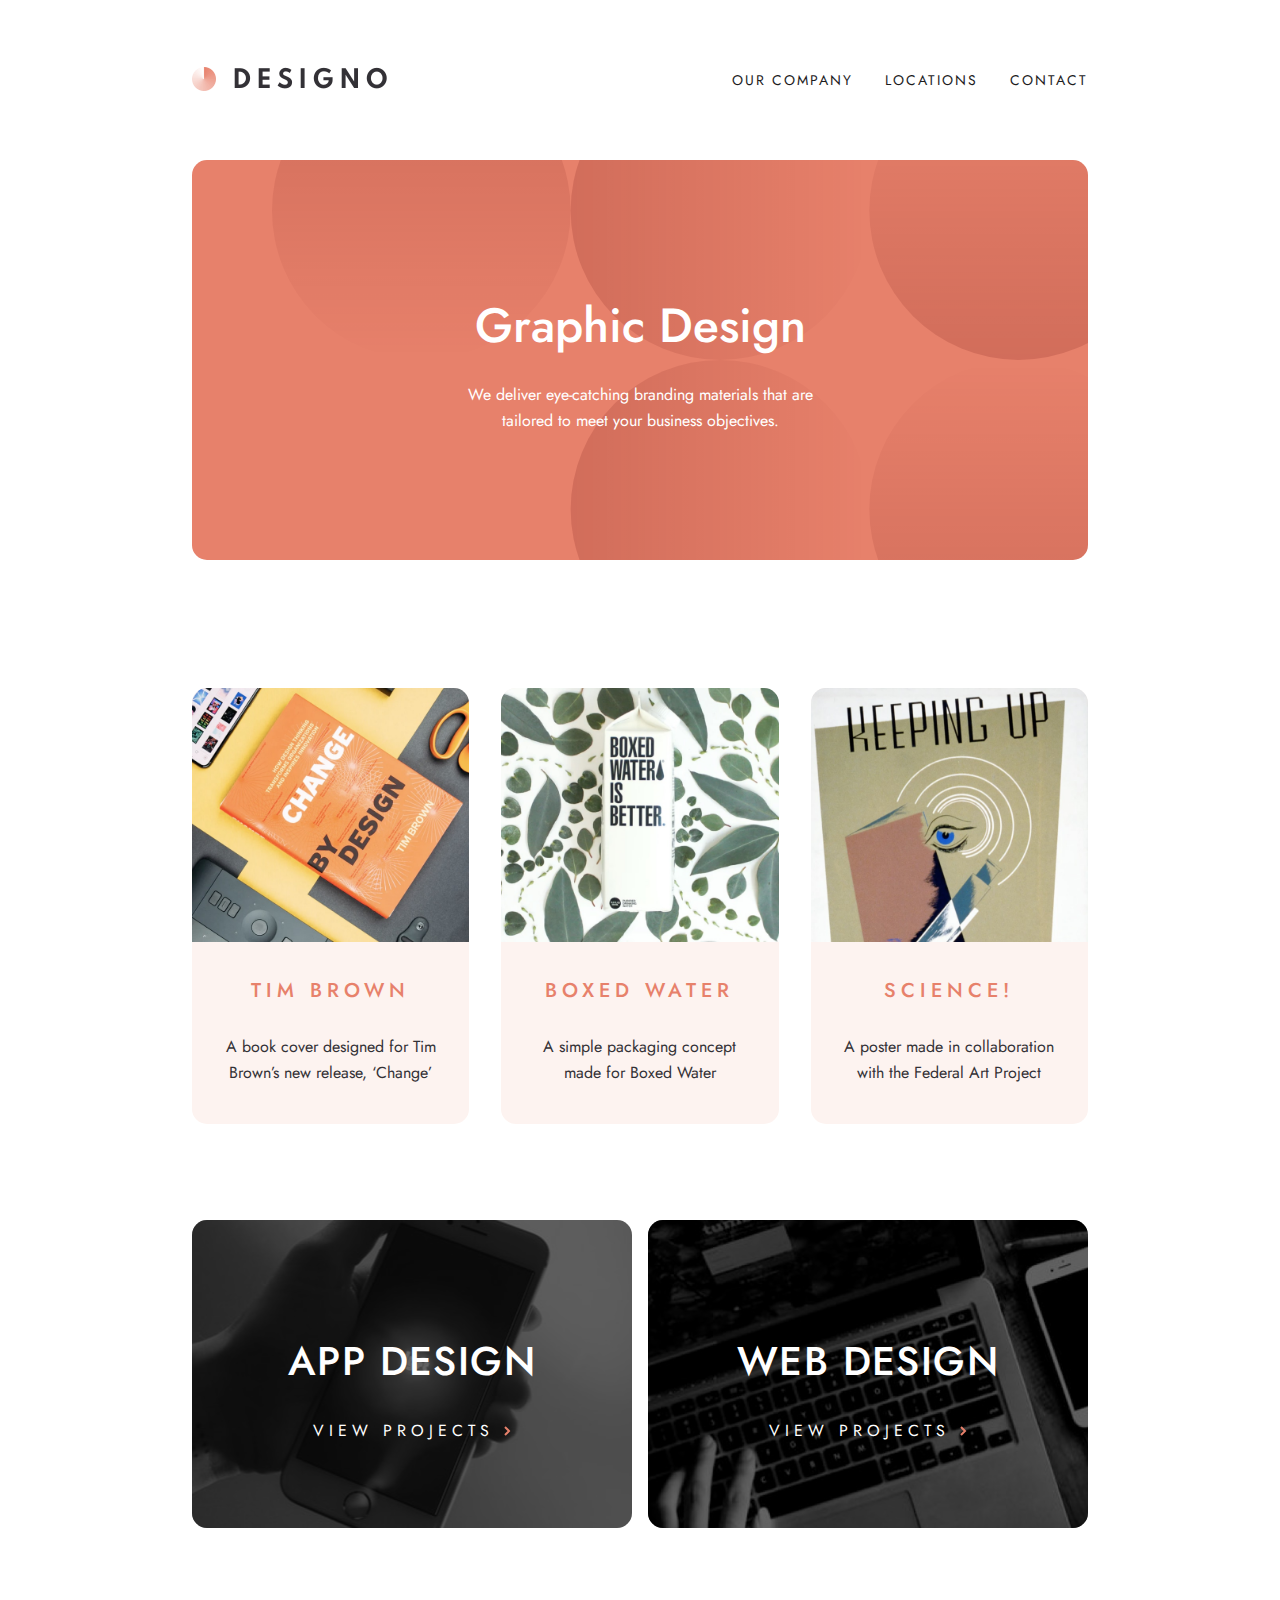
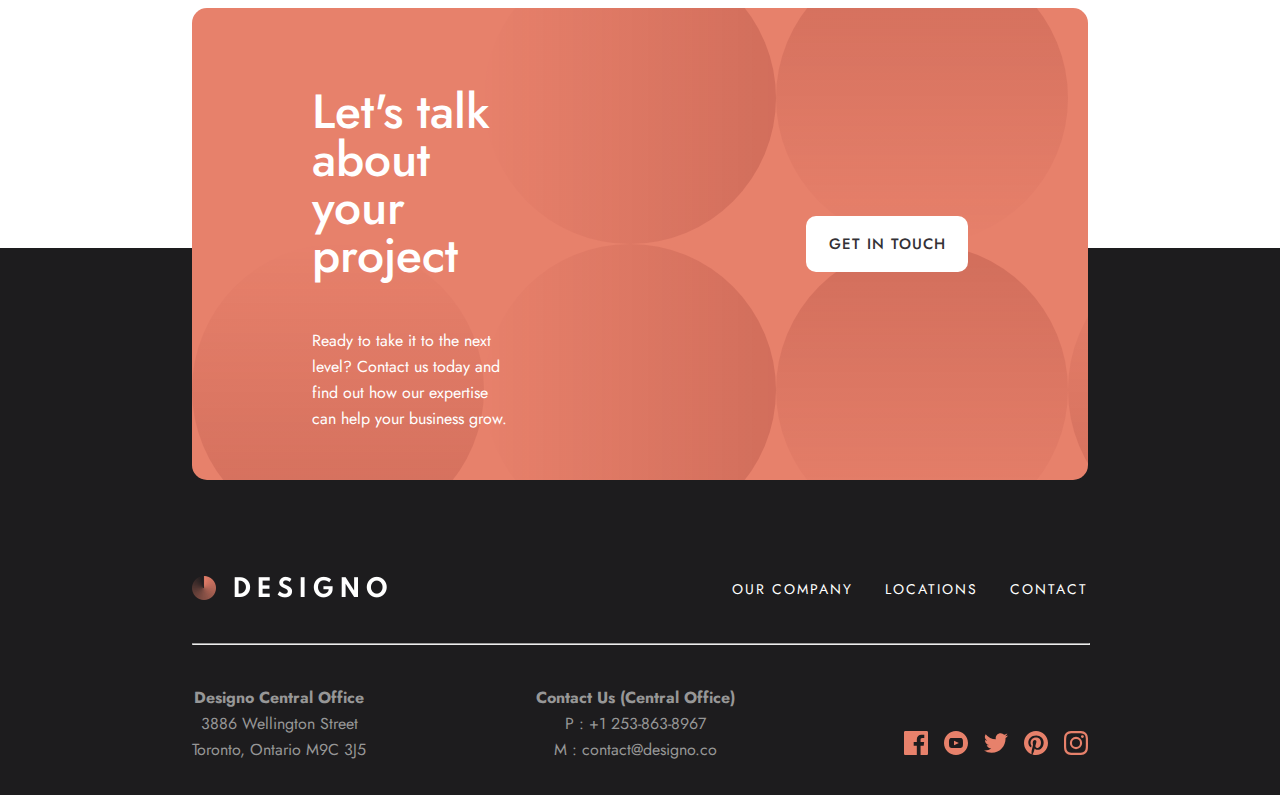
<file: graphic-design.html>
<!DOCTYPE html>
<html lang="en">
  <head>
    <meta charset="UTF-8" />
    <meta name="viewport" content="width=device-width, initial-scale=1.0" />

    <link
      rel="icon"
      type="image/png"
      sizes="32x32"
      href="./assets/favicon-32x32.png"
    />

    <link rel="stylesheet" href="css/base.css" />
    <link rel="stylesheet" href="css/design.css" />

    <title>Designo Agency</title>
  </head>
  <body>
    <nav>
      <a href="index.html" class="logo-link"
        ><img class="logo" src="assets/shared/desktop/logo-dark.png"
      /></a>

      <div class="nav-links">
        <a href="about.html" class="nav-link">our company</a>
        <a href="locations.html" class="nav-link">locations</a>
        <a href="contact.html" class="nav-link">contact</a>
      </div>
      <img
        id="nav-toggle"
        src="assets/shared/mobile/icon-hamburger.svg"
        onclick="toggleNavBar()"
      />
    </nav>
    <div id="nav-list-mobile" :class="{ 'nav-list-visible': isNavListEnabled }">
      <a href="about.html" class="nav-link-mobile">our company</a>
      <a href="locations.html" class="nav-link-mobile">locations</a>
      <a href="contact.html" class="nav-link-mobile">contact</a>
    </div>

    <main>
      <div class="banner">
        <h1 class="heading">Graphic Design</h1>
        <div class="paragraph">
          We deliver eye-catching branding materials that are tailored to meet
          your business objectives.
        </div>
      </div>

      <div class="past-projects">
        <div class="project">
          <img
            class="project-preview"
            src="assets/graphic-design/desktop/image-change.jpg"
          />
          <h3 class="project-name">Tim Brown</h3>
          <div class="project-desc">
            A book cover designed for Tim Brown’s new release, ‘Change’
          </div>
        </div>

        <div class="project">
          <img
            class="project-preview"
            src="assets/graphic-design/desktop/image-boxed-water.jpg"
          />
          <h3 class="project-name">Boxed water</h3>
          <div class="project-desc">
            A simple packaging concept made for Boxed Water
          </div>
        </div>

        <div class="project">
          <img
            class="project-preview"
            src="assets/graphic-design/desktop/image-science.jpg"
          />
          <h3 class="project-name">Science!</h3>
          <div class="project-desc">
            A poster made in collaboration with the Federal Art Project
          </div>
        </div>
      </div>

      <div class="design-types">
        <div class="design-type app-design">
          <a class="design-type-overlay" href="app-design.html">
            <h2 class="design-title">App Design</h2>
            <div class="view-projects">
              View Projects
              <img src="assets/shared/desktop/icon-right-arrow.svg" />
            </div>
          </a>
        </div>
        <div class="design-type web-design">
          <a class="design-type-overlay" href="web-design.html">
            <h2 class="design-title">Web Design</h2>
            <div class="view-projects">
              View Projects
              <img src="assets/shared/desktop/icon-right-arrow.svg" />
            </div>
          </a>
        </div>
      </div>
    </main>

    <footer>
      <div class="project-contact-section">
        <h1 class="heading">Let's talk about your project</h1>
        <div class="paragraph">
          Ready to take it to the next level? Contact us today and find out how
          our expertise can help your business grow.
        </div>
        <a href="contact.html" class="btn btn-light">get in touch</a>
      </div>

      <div class="footer-content">
        <div class="footer-nav">
          <a href="index.html" class="logo-link"
            ><img class="logo" src="assets/shared/desktop/logo-light.png"
          /></a>
          <hr class="footer-divider footer-divider-1" />
          <div class="nav-links">
            <a href="about.html" class="nav-link dark">our company</a>
            <a href="locations.html" class="nav-link dark">locations</a>
            <a href="contact.html" class="nav-link dark">contact</a>
          </div>
        </div>

        <hr class="footer-divider footer-divider-2" />

        <div class="contact-info-group">
          <div class="address">
            <div><strong>Designo Central Office</strong></div>
            <div>3886 Wellington Street</div>
            <div>Toronto, Ontario M9C 3J5</div>
          </div>

          <div class="contact-us">
            <div><strong>Contact Us (Central Office)</strong></div>
            <div>P : +1 253-863-8967</div>
            <div>M : contact@designo.co</div>
          </div>

          <div class="social-media">
            <a href="#">
              <img src="assets/shared/desktop/icon-facebook.svg" />
            </a>
            <a href="#">
              <img src="assets/shared/desktop/icon-youtube.svg" />
            </a>
            <a href="#">
              <img src="assets/shared/desktop/icon-twitter.svg" />
            </a>
            <a href="#">
              <img src="assets/shared/desktop/icon-pinterest.svg" />
            </a>
            <a href="#">
              <img src="assets/shared/desktop/icon-instagram.svg" />
            </a>
          </div>
        </div>
      </div>
    </footer>
  </body>
</html>
<script src="js/nav.js"></script>
<script src="js/anims.js"></script>
</file>
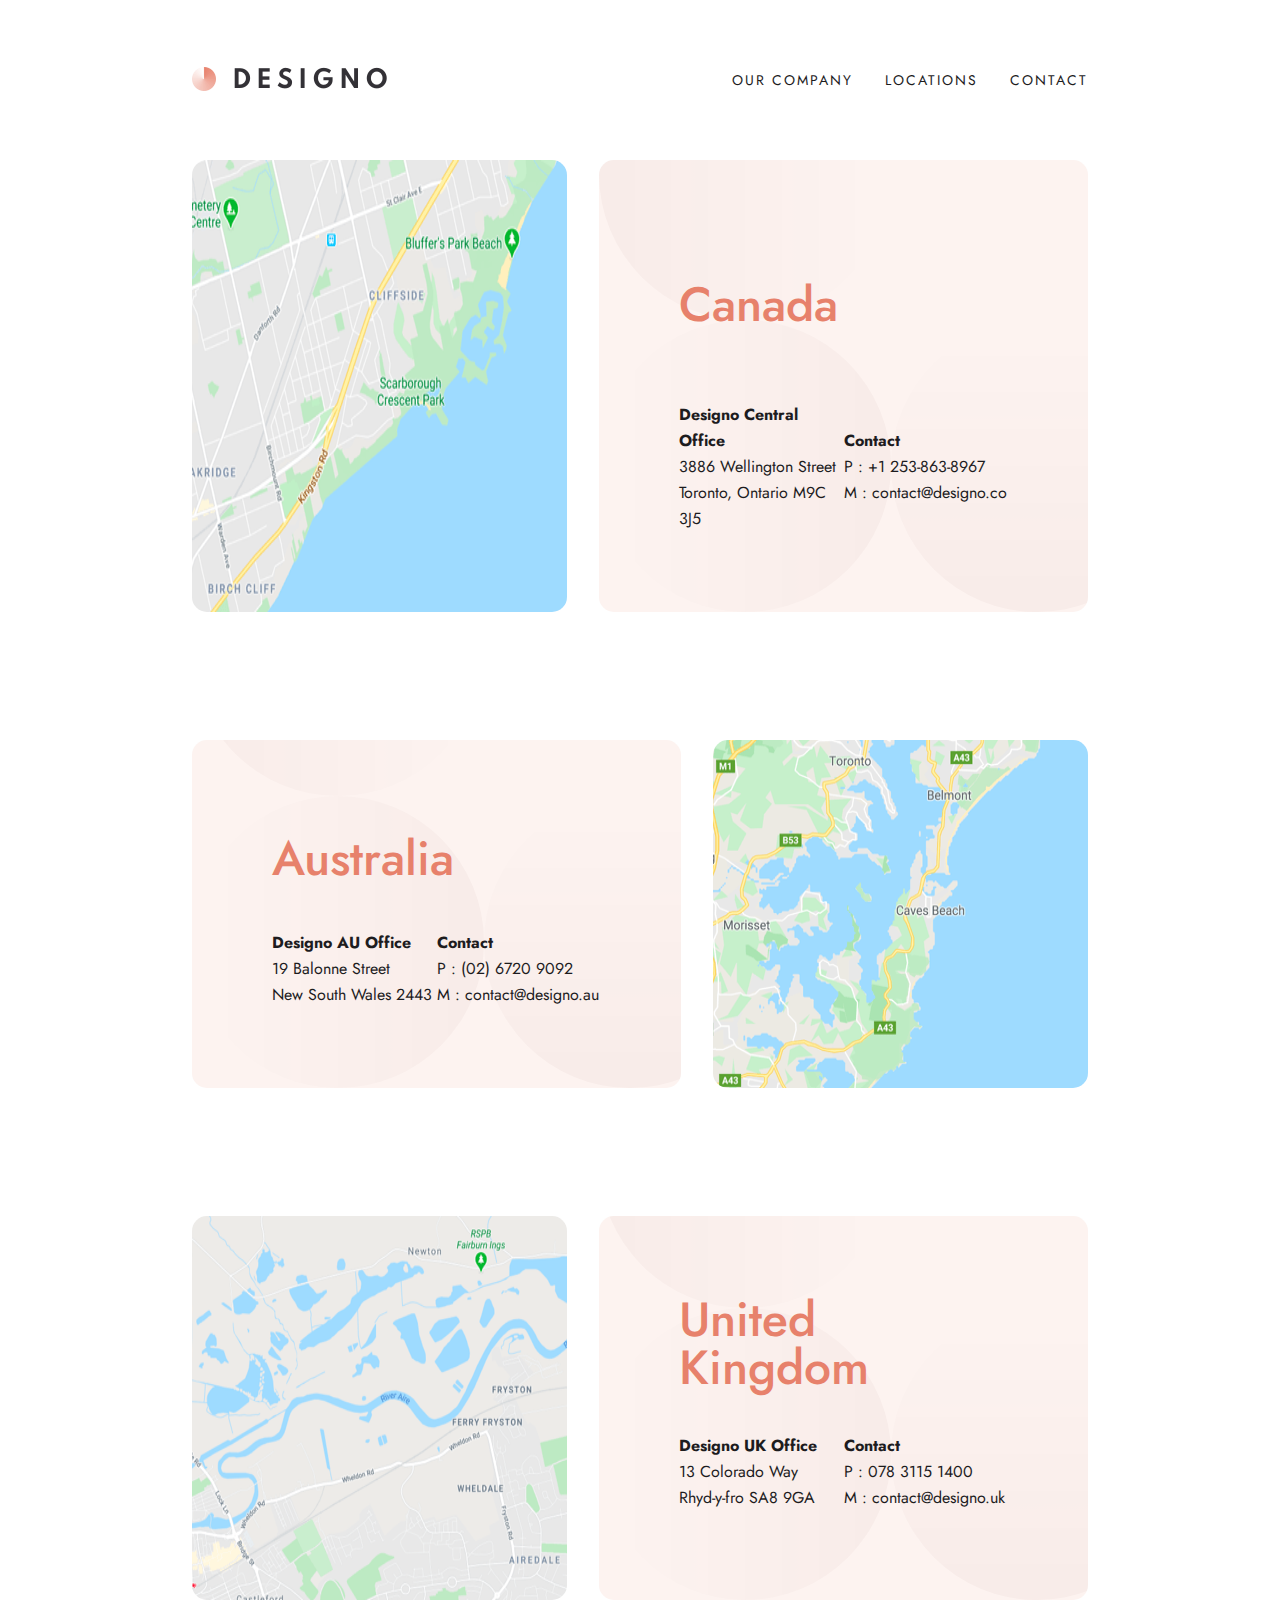
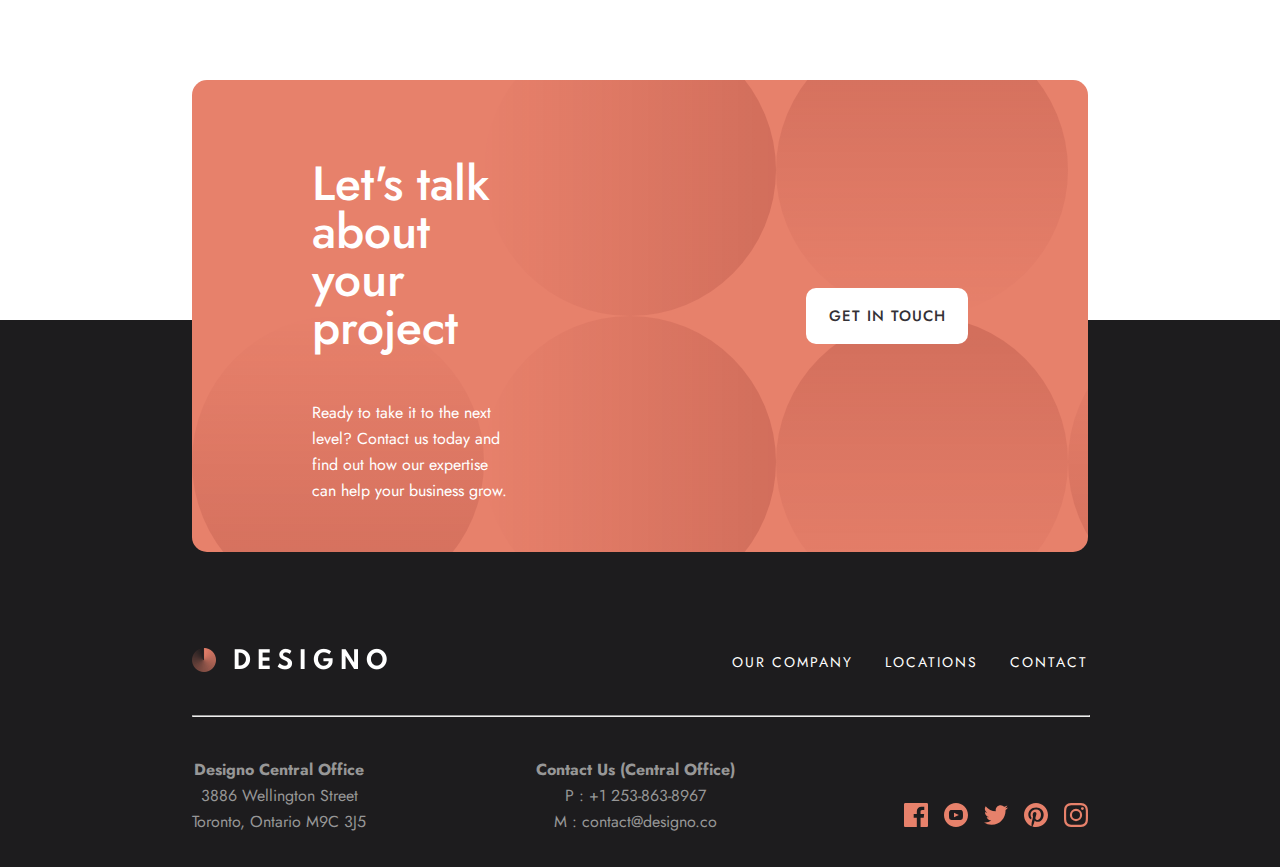
<file: locations.html>
<!DOCTYPE html>
<html lang="en">
  <head>
    <meta charset="UTF-8" />
    <meta name="viewport" content="width=device-width, initial-scale=1.0" />

    <link
      rel="icon"
      type="image/png"
      sizes="32x32"
      href="./assets/favicon-32x32.png"
    />

    <link rel="stylesheet" href="css/base.css" />
    <link rel="stylesheet" href="css/locations.css" />

    <title>Designo Agency</title>
  </head>
  <body>
    <nav>
      <a href="index.html" class="logo-link"
        ><img class="logo" src="assets/shared/desktop/logo-dark.png"
      /></a>

      <div class="nav-links">
        <a href="about.html" class="nav-link">our company</a>
        <a href="locations.html" class="nav-link">locations</a>
        <a href="contact.html" class="nav-link">contact</a>
      </div>
      <img
        id="nav-toggle"
        src="assets/shared/mobile/icon-hamburger.svg"
        onclick="toggleNavBar()"
      />
    </nav>
    <div id="nav-list-mobile" :class="{ 'nav-list-visible': isNavListEnabled }">
      <a href="about.html" class="nav-link-mobile">our company</a>
      <a href="locations.html" class="nav-link-mobile">locations</a>
      <a href="contact.html" class="nav-link-mobile">contact</a>
    </div>

    <main>
      <div id="ma-canada" class="map-with-address">
        <img
          class="map map-desktop"
          src="assets/locations/desktop/image-map-canada.png"
        />
        <img
          class="map map-tablet"
          src="assets/locations/tablet/image-map-canada.png"
        />
        <div class="banner-secondary">
          <h1 class="banner-heading">Canada</h1>
          <div class="location-address">
            <div><strong>Designo Central Office</strong></div>
            <div>3886 Wellington Street</div>
            <div>Toronto, Ontario M9C 3J5</div>
          </div>

          <div class="location-contact">
            <div><strong>Contact</strong></div>
            <div>P : +1 253-863-8967</div>
            <div>M : contact@designo.co</div>
          </div>
        </div>
      </div>

      <div id="ma-australia" class="map-with-address map-with-address-aus">
        <img
          class="map map-desktop map-aus"
          src="assets/locations/desktop/image-map-australia.png"
        />
        <img
          class="map map-tablet map-aus"
          src="assets/locations/tablet/image-map-australia.png"
        />
        <div class="banner-secondary">
          <h1 class="banner-heading banner-heading-aus">Australia</h1>
          <div class="location-address">
            <div><strong>Designo AU Office</strong></div>
            <div>19 Balonne Street</div>
            <div>New South Wales 2443</div>
          </div>

          <div class="location-contact">
            <div><strong>Contact</strong></div>
            <div>P : (02) 6720 9092</div>
            <div>M : contact@designo.au</div>
          </div>
        </div>
      </div>

      <div id="ma-uk" class="map-with-address">
        <img
          class="map map-desktop"
          src="assets/locations/desktop/image-map-united-kingdom.png"
        />
        <img
          class="map map-tablet"
          src="assets/locations/tablet/image-map-united-kingdom.png"
        />

        <div class="banner-secondary">
          <h1 class="banner-heading">United Kingdom</h1>
          <div class="location-address">
            <div><strong>Designo UK Office</strong></div>
            <div>13 Colorado Way</div>
            <div>Rhyd-y-fro SA8 9GA</div>
          </div>

          <div class="location-contact">
            <div><strong>Contact</strong></div>
            <div>P : 078 3115 1400</div>
            <div>M : contact@designo.uk</div>
          </div>
        </div>
      </div>
    </main>

    <footer>
      <div class="project-contact-section">
        <h1 class="heading">Let's talk about your project</h1>
        <div class="paragraph">
          Ready to take it to the next level? Contact us today and find out how
          our expertise can help your business grow.
        </div>
        <a href="contact.html" class="btn btn-light">get in touch</a>
      </div>

      <div class="footer-content">
        <div class="footer-nav">
          <a href="index.html" class="logo-link"
            ><img class="logo" src="assets/shared/desktop/logo-light.png"
          /></a>
          <hr class="footer-divider footer-divider-1" />
          <div class="nav-links">
            <a href="about.html" class="nav-link dark">our company</a>
            <a href="locations.html" class="nav-link dark">locations</a>
            <a href="contact.html" class="nav-link dark">contact</a>
          </div>
        </div>

        <hr class="footer-divider footer-divider-2" />

        <div class="contact-info-group">
          <div class="address">
            <div><strong>Designo Central Office</strong></div>
            <div>3886 Wellington Street</div>
            <div>Toronto, Ontario M9C 3J5</div>
          </div>

          <div class="contact-us">
            <div><strong>Contact Us (Central Office)</strong></div>
            <div>P : +1 253-863-8967</div>
            <div>M : contact@designo.co</div>
          </div>

          <div class="social-media">
            <a href="#">
              <img src="assets/shared/desktop/icon-facebook.svg" />
            </a>
            <a href="#">
              <img src="assets/shared/desktop/icon-youtube.svg" />
            </a>
            <a href="#">
              <img src="assets/shared/desktop/icon-twitter.svg" />
            </a>
            <a href="#">
              <img src="assets/shared/desktop/icon-pinterest.svg" />
            </a>
            <a href="#">
              <img src="assets/shared/desktop/icon-instagram.svg" />
            </a>
          </div>
        </div>
      </div>
    </footer>
  </body>
</html>
<script src="js/nav.js"></script>
<script src="js/anims.js"></script>
</file>
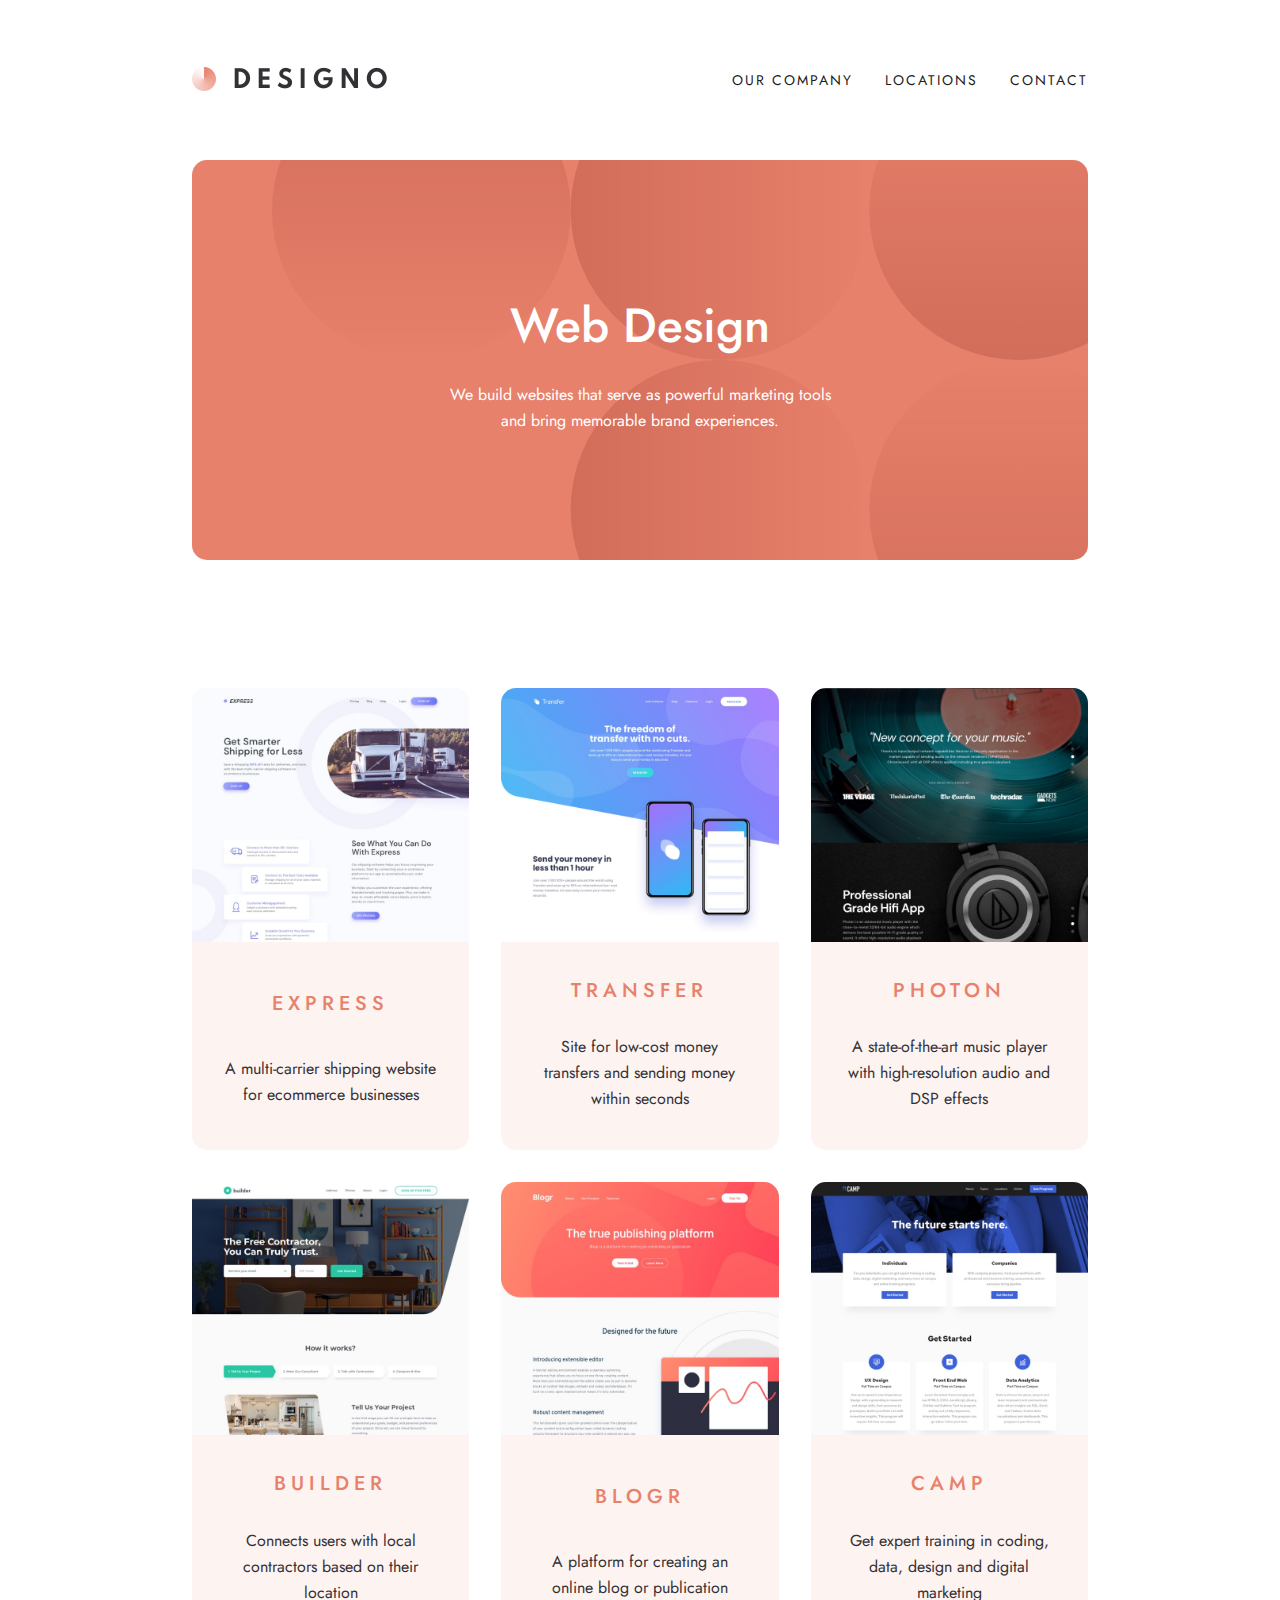
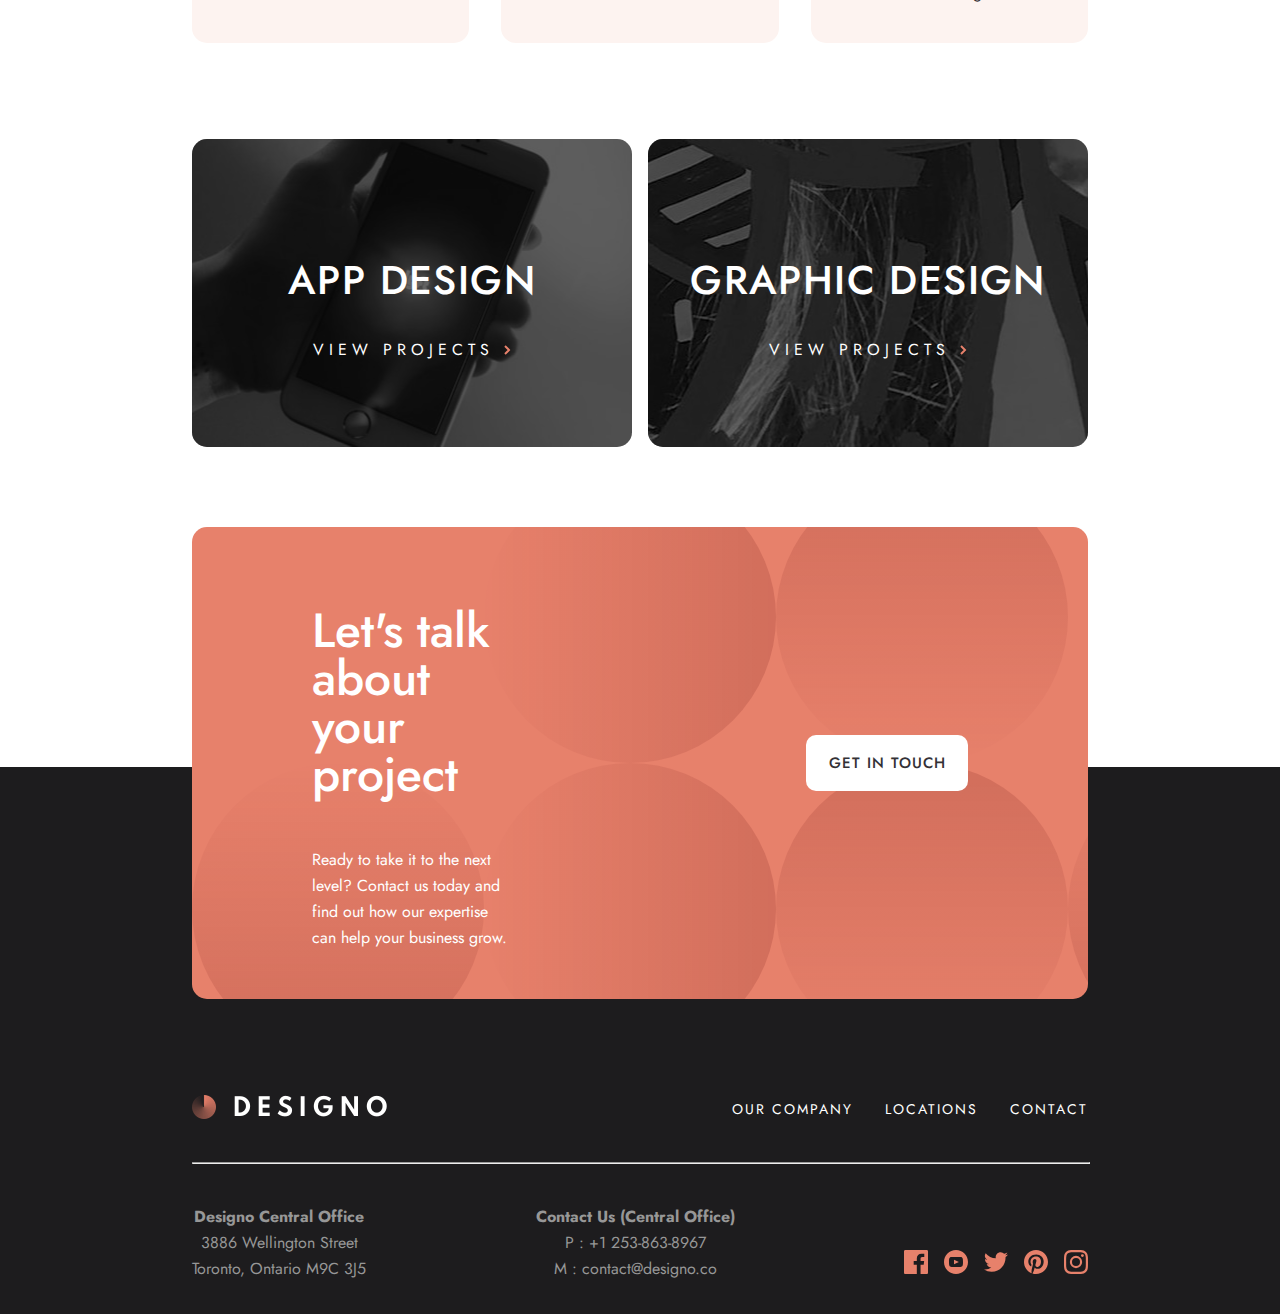
<file: web-design.html>
<!DOCTYPE html>
<html lang="en">
  <head>
    <meta charset="UTF-8" />
    <meta name="viewport" content="width=device-width, initial-scale=1.0" />

    <link
      rel="icon"
      type="image/png"
      sizes="32x32"
      href="./assets/favicon-32x32.png"
    />

    <link rel="stylesheet" href="css/base.css" />
    <link rel="stylesheet" href="css/design.css" />

    <title>Designo Agency</title>
  </head>
  <body>
    <nav>
      <a href="index.html" class="logo-link"
        ><img class="logo" src="assets/shared/desktop/logo-dark.png"
      /></a>

      <div class="nav-links">
        <a href="about.html" class="nav-link">our company</a>
        <a href="locations.html" class="nav-link">locations</a>
        <a href="contact.html" class="nav-link">contact</a>
      </div>
      <img
        id="nav-toggle"
        src="assets/shared/mobile/icon-hamburger.svg"
        onclick="toggleNavBar()"
      />
    </nav>
    <div id="nav-list-mobile" :class="{ 'nav-list-visible': isNavListEnabled }">
      <a href="about.html" class="nav-link-mobile">our company</a>
      <a href="locations.html" class="nav-link-mobile">locations</a>
      <a href="contact.html" class="nav-link-mobile">contact</a>
    </div>

    <main>
      <div class="banner">
        <h1 class="heading">Web design</h1>
        <div class="paragraph">
          We build websites that serve as powerful marketing tools and bring
          memorable brand experiences.
        </div>
      </div>

      <div class="past-projects">
        <div class="project">
          <img
            class="project-preview"
            src="assets/web-design/desktop/image-express.jpg"
          />
          <h3 class="project-name">EXPRESS</h3>
          <div class="project-desc">
            A multi-carrier shipping website for ecommerce businesses
          </div>
        </div>

        <div class="project">
          <img
            class="project-preview"
            src="assets/web-design/desktop/image-transfer.jpg"
          />
          <h3 class="project-name">TRANSFER</h3>
          <div class="project-desc">
            Site for low-cost money transfers and sending money within seconds
          </div>
        </div>

        <div class="project">
          <img
            class="project-preview"
            src="assets/web-design/desktop/image-photon.jpg"
          />
          <h3 class="project-name">PHOTON</h3>
          <div class="project-desc">
            A state-of-the-art music player with high-resolution audio and DSP
            effects
          </div>
        </div>

        <div class="project">
          <img
            class="project-preview"
            src="assets/web-design/desktop/image-builder.jpg"
          />
          <h3 class="project-name">BUILDER</h3>
          <div class="project-desc">
            Connects users with local contractors based on their location
          </div>
        </div>

        <div class="project">
          <img
            class="project-preview"
            src="assets/web-design/desktop/image-blogr.jpg"
          />
          <h3 class="project-name">BLOGR</h3>
          <div class="project-desc">
            A platform for creating an online blog or publication
          </div>
        </div>

        <div class="project">
          <img
            class="project-preview"
            src="assets/web-design/desktop/image-camp.jpg"
          />
          <h3 class="project-name">CAMP</h3>
          <div class="project-desc">
            Get expert training in coding, data, design and digital marketing
          </div>
        </div>
      </div>

      <div class="design-types">
        <div class="design-type app-design">
          <a class="design-type-overlay" href="app-design.html">
            <h2 class="design-title">App Design</h2>
            <div class="view-projects">
              View Projects
              <img src="assets/shared/desktop/icon-right-arrow.svg" />
            </div>
          </a>
        </div>
        <div class="design-type graphic-design">
          <a class="design-type-overlay" href="graphic-design.html">
            <h2 class="design-title">Graphic Design</h2>
            <div class="view-projects">
              View Projects
              <img src="assets/shared/desktop/icon-right-arrow.svg" />
            </div>
          </a>
        </div>
      </div>
    </main>

    <footer>
      <div class="project-contact-section">
        <h1 class="heading">Let's talk about your project</h1>
        <div class="paragraph">
          Ready to take it to the next level? Contact us today and find out how
          our expertise can help your business grow.
        </div>
        <a href="contact.html" class="btn btn-light">get in touch</a>
      </div>

      <div class="footer-content">
        <div class="footer-nav">
          <a href="index.html" class="logo-link"
            ><img class="logo" src="assets/shared/desktop/logo-light.png"
          /></a>
          <hr class="footer-divider footer-divider-1" />
          <div class="nav-links">
            <a href="about.html" class="nav-link dark">our company</a>
            <a href="locations.html" class="nav-link dark">locations</a>
            <a href="contact.html" class="nav-link dark">contact</a>
          </div>
        </div>

        <hr class="footer-divider footer-divider-2" />

        <div class="contact-info-group">
          <div class="address">
            <div><strong>Designo Central Office</strong></div>
            <div>3886 Wellington Street</div>
            <div>Toronto, Ontario M9C 3J5</div>
          </div>

          <div class="contact-us">
            <div><strong>Contact Us (Central Office)</strong></div>
            <div>P : +1 253-863-8967</div>
            <div>M : contact@designo.co</div>
          </div>

          <div class="social-media">
            <a href="#">
              <img src="assets/shared/desktop/icon-facebook.svg" />
            </a>
            <a href="#">
              <img src="assets/shared/desktop/icon-youtube.svg" />
            </a>
            <a href="#">
              <img src="assets/shared/desktop/icon-twitter.svg" />
            </a>
            <a href="#">
              <img src="assets/shared/desktop/icon-pinterest.svg" />
            </a>
            <a href="#">
              <img src="assets/shared/desktop/icon-instagram.svg" />
            </a>
          </div>
        </div>
      </div>
    </footer>
  </body>
</html>
<script src="js/nav.js"></script>
<script src="js/anims.js"></script>
</file>
<file: css/base.css>
@import url("https://fonts.googleapis.com/css2?family=Jost:wght@400..500&display=swap");

:root {
  /* Primary colors */
  --peach: #e7816b;
  --black: #1d1c1e;
  --white: #ffffff;

  /* Secondary colors */
  --light-peach: #ffad9b;
  --lightest-peach: #fdf3f0;
  --dark-grey: #333136;
  --grey: #979797;
  --medium-grey: #8f8e8f;
  --light-grey: #f1f3f5;

  --nav-bar-height: 96px;

  --rounded-corner-radius: 15px;

  --design-image-overlay-color: rgba(0, 0, 0, 0.6);
  --design-image-overlay: linear-gradient(
    var(--design-image-overlay-color),
    var(--design-image-overlay-color)
  );
  --design-image-overlay-hover: linear-gradient(
    rgba(231, 129, 107, 0.7),
    rgba(231, 129, 107, 0.7)
  );

  --design-card-height: 250px;

  --web-design-bg: url(../assets/home/mobile/image-web-design.jpg);
  --app-design-bg: url(../assets/home/mobile/image-app-design.jpg);
  --graphic-design-bg: url(../assets/home/mobile/image-graphic-design.jpg);

  --nav-padding-vertical: 0;
  --body-padding-horizontal: 1em;

  /* Animation units */
  --slide-distance-width: 2.5vw;
  --slide-distance-height: 2.5vh;
  --anim-duration: 1s;
  --anim-duration-secondary: 1.5s;
}

/* Animations */
@keyframes slideLeft {
  from {
    translate: var(--slide-distance-width) 0;
  }

  to {
    translate: 0 0;
  }
}

@keyframes slideRight {
  from {
    translate: calc(var(--slide-distance-width) * -1) 0;
  }

  to {
    translate: 0 0;
  }
}

@keyframes slideUp {
  from {
    transform: translateY(var(--slide-distance-height));
  }

  to {
    transform: translateY(0);
  }
}

@keyframes slideDown {
  from {
    transform: translateY(calc(var(--slide-distance-height) * -1));
  }

  to {
    transform: translateY(0);
  }
}

@keyframes fadeIn {
  from {
    opacity: 0;
  }

  to {
    opacity: 1;
  }
}
.banner.animate,
.banner-secondary.animate {
  animation-name: fadeIn;
  animation-duration: var(--anim-duration);
}
@media screen and (max-width: 1024px) {
  .banner > *.animate,
  .banner-secondary > *.animate {
    animation-name: fadeIn, slideUp;
    animation-duration: var(--anim-duration-secondary);
  }
}

/* @media screen and (max-width: 500px) { */
.project-contact-section > *.animate {
  animation-name: fadeIn, slideUp;
  animation-duration: var(--anim-duration-secondary);
}
/* } */

@media screen and (min-width: 500px) {
  :root {
    --web-design-bg: url(../assets/home/tablet/image-web-design.jpg);
    --app-design-bg: url(../assets/home/tablet/image-app-design.jpg);
    --graphic-design-bg: url(../assets/home/tablet/image-graphic-design.jpg);

    --body-padding-horizontal: 3em;
    --design-card-height: 200px;
  }
}

@media screen and (min-width: 1024px) {
  :root {
    --web-design-bg: url(../assets/home/desktop/image-web-design-large.jpg);
    --app-design-bg: url(../assets/home/desktop/image-app-design.jpg);
    --graphic-design-bg: url(../assets/home/desktop/image-graphic-design.jpg);

    --body-padding-horizontal: 12em;
    --design-card-height: 100%;

    --nav-padding-vertical: 5em;
  }
}

html {
  font-family: "Jost", sans-serif;
  font-optical-sizing: auto;
  font-weight: 400;
  font-style: normal;

  font-size: 16px;
  line-height: 26px;

  color: var(--dark-grey);
}

a {
  text-decoration: none;
}

body {
  margin: 0;
}

h1,
h2,
h3 {
  font-weight: 500;
}

h1 {
  font-size: 32px;
  line-height: 36px;
}

h2 {
  font-size: 28px;
  line-height: 36px;
  letter-spacing: 1.4px;
}

h3 {
  font-size: 20px;
  line-height: 26px;
  letter-spacing: 5px;
}

button,
.btn {
  padding: 1em 1.5em;
  border: none;
  border-radius: 10px;
  /* width: fit-content; */

  font-family: "Jost", sans-serif;
  font-size: 15px;
  font-weight: 500;
  letter-spacing: 1px;
  text-transform: uppercase;

  background-color: var(--peach);
  color: var(--white);

  display: flex;
  justify-content: center;
  align-items: center;
}

button:hover,
.btn:hover,
button:active,
.btn:active {
  background-color: var(--light-peach);
}

.btn-light {
  background-color: var(--white);
  color: var(--dark-grey);
}

.btn-light:hover,
.btn-light:active {
  background-color: var(--light-peach);
}

nav {
  margin: 0;
  padding: var(--nav-padding-vertical) var(--body-padding-horizontal);
  /* padding-right: 20em; */
  width: 100%;
  height: var(--nav-bar-height);
  box-sizing: border-box;

  display: flex;
  flex-direction: row;
  justify-content: space-between;
  align-items: center;

  /* font-size: 24px;
  letter-spacing: 2px;
  text-transform: uppercase; */
}

.logo {
  display: flex;
  justify-content: center;
  align-items: center;

  width: 202px;
  height: 27px;
}

#nav-toggle {
  cursor: pointer;
}

#nav-list-mobile {
  position: fixed;
  left: -100%;
  top: calc(var(--nav-bar-height) + var(--nav-padding-vertical) / 2);
  width: 100%;
  z-index: 4;
  padding-top: 1em var(--body-padding-horizontal);
  box-sizing: border-box;

  list-style: none;

  background: var(--black);

  display: flex;
  flex-direction: column;
  justify-content: center;
  align-items: center;

  transition: left 0.4s;
}
.nav-list-visible {
  left: 0 !important;
}

.nav-link {
  font-size: 14px;
  line-height: 14px;
  letter-spacing: 2px;
  text-transform: uppercase;
  position: relative;
  transition: text-decoration 1s ease-out;
}
.nav-link::after {
  content: "";
  position: absolute;
  width: 100%;
  transform: scaleX(0);
  height: 2px;
  bottom: -5px;
  left: 0;
  transform-origin: bottom right;
  transition: transform 0.25s ease-out;
}
.nav-link::after {
  background-color: var(--black);
}
.nav-link.dark::after {
  background: var(--white);
}

.nav-link:hover::after {
  transform: scaleX(1);
  transform-origin: bottom left;
}
/* .nav-link:hover,
.nav-link:active {
  text-decoration: underline;
} */
.dark {
  color: var(--white);
}

.nav-link-mobile {
  font-size: 24px;
  line-height: 25px;
  letter-spacing: 2px;
  padding: 1em;
  width: 100%;
  height: 100%;
  vertical-align: top;
  color: var(--white);
  text-transform: uppercase;
}

main {
  width: 100%;

  display: grid;
  grid-template-columns: 100%;
  gap: 8em;
}

.banner,
.banner-secondary {
  display: grid;
  grid-template-columns: 100%;
  align-items: center;
  justify-items: center;

  text-align: center;

  animation-name: fadeIn;
  animation-duration: var(--anim-duration);
}

.banner {
  overflow: hidden;

  background-color: var(--peach);
  background-image: url(../assets/shared/desktop/bg-pattern-small-circle.svg);
  background-repeat: no-repeat;
  background-position: 80px 50%;
  background-size: cover;

  color: var(--white);
}

.banner-secondary {
  background-color: var(--lightest-peach);
  color: var(--black);
}
.banner-secondary .banner-heading {
  color: var(--peach);
}

.design-types {
  display: flex;
  flex-direction: column;
  gap: 1em;
  margin: 0 var(--body-padding-horizontal);
}

.design-type {
  color: var(--white);
  width: 100%;
  height: var(--design-card-height);

  border-radius: var(--rounded-corner-radius);
  text-transform: uppercase;

  background-repeat: no-repeat;
  background-size: cover;
}
.design-type.animate {
  animation-name: fadeIn, slideUp;
  animation-duration: var(--anim-duration);
}

.design-type-overlay {
  width: 100%;
  height: 100%;

  z-index: 2;
  color: inherit;

  border-radius: inherit;
  background-color: var(--design-image-overlay-color);

  display: flex;
  flex-direction: column;
  align-items: center;
  justify-content: center;
  gap: 0;
}

.web-design {
  background: center / cover no-repeat var(--web-design-bg);
}

.app-design {
  background: center / cover no-repeat var(--app-design-bg);
}

.graphic-design {
  background: center / cover no-repeat var(--graphic-design-bg);
}

.web-design .design-type-overlay:hover,
.web-design .design-type-overlay:active {
  background: var(--design-image-overlay-hover),
    center / cover no-repeat var(--web-design-bg);
}
.app-design .design-type-overlay:hover,
.app-design .design-type-overlay:active {
  background: var(--design-image-overlay-hover),
    center / cover no-repeat var(--app-design-bg);
}
.graphic-design .design-type-overlay:hover,
.graphic-design .design-type-overlay:active {
  background: var(--design-image-overlay-hover),
    center / cover no-repeat var(--graphic-design-bg);
}

.design-title {
  letter-spacing: 1.4px;
}
.view-projects {
  letter-spacing: 5px;
}

.locations,
.location {
  display: flex;
  align-items: center;
  justify-content: center;
}

.locations {
  flex-flow: row wrap;
  margin: 0 var(--body-padding-horizontal);
  gap: 5em;
}

.location {
  flex-direction: column;
  width: 100%;
  gap: 1em;
}
.location-image-group {
  display: grid;
  grid-template: 202px / 202px;
  justify-items: center;
  align-items: center;
  align-content: center;
  justify-content: center;
}
.location-image-bg,
.location-icon {
  grid-area: 1/1/1/1;
}
.location-image-bg.canada {
  transform: rotate(90deg);
}
.location-image-bg.uk {
  transform: rotate(-90deg);
}
.location-name {
  text-transform: uppercase;
}
.location > *.animate {
  animation-name: fadeIn, slideUp;
  animation-duration: var(--anim-duration-secondary);
}

footer {
  row-gap: 2em;

  margin-top: 20em;
  padding-bottom: 2em;
  background: var(--black);
  color: var(--white);
}

.project-contact-section {
  position: relative;
  bottom: 15em;
  z-index: 2;

  margin-left: var(--body-padding-horizontal);
  margin-right: var(--body-padding-horizontal);
  padding: 2em 2em;
  border-radius: 15px;
  text-align: center;

  display: grid;
  align-items: center;
  justify-items: center;
  gap: 1em;

  background-color: var(--peach);
  background-image: url(../assets/shared/desktop/bg-pattern-call-to-action.svg);
  background-position: right;
}

.project-contact-section .btn {
  margin-top: 1em;
}

/* .project-contact-section.animate {
  animation-name: fadeIn, slideUp;
  animation-duration: var(--anim-duration);
} */

.footer-content,
.footer-nav,
.nav-links,
.contact-info-group {
  display: flex;
  flex-direction: column;
  align-items: center;
  justify-items: center;
  row-gap: 2em;
}
nav .nav-links {
  display: none;
}
nav .nav-links .nav-link {
  color: var(--black);
}

.footer-content > * {
  width: 100%;
}

.footer-content {
  margin-top: -9em;
  margin-left: var(--body-padding-horizontal);
  margin-right: var(--body-padding-horizontal);
  /* margin-left: 1em;
  margin-right: 1em; */
}

.footer-divider {
  color: var(--grey);
  width: 100%;
}

.footer-divider-2 {
  display: none;
}

.footer-nav-link {
  font-size: 14px;
  letter-spacing: 2px;
  text-transform: uppercase;
  color: white;
}

.address,
.contact-us {
  display: flex;
  flex-direction: column;

  text-align: center;
  color: var(--grey);
}

.social-media {
  display: flex;
  flex-direction: row;
  align-items: center;
  justify-content: center;
  column-gap: 1em;
}

.social-media a img:hover,
.social-media a img:active {
  filter: sepia(65%);
}

@media screen and (min-width: 500px) {
  h1 {
    font-size: 48px;
    line-height: 48px;
  }

  h2 {
    font-size: 40px;
    line-height: 48px;
    letter-spacing: 2px;
  }

  h3 {
    font-size: 20px;
    line-height: 26px;
    letter-spacing: 5px;
  }

  nav .nav-links {
    display: flex;
  }

  #nav-toggle,
  #nav-list-mobile {
    display: none;
  }

  .banner,
  .banner-secondary {
    margin: 0 var(--body-padding-horizontal);
    border-radius: var(--rounded-corner-radius);
    background-image: url(../assets/shared/tablet/bg-pattern-design-pages-intro-tablet.svg);
  }
  .banner {
    padding: 2em 6em 3em 6em;
  }

  .project-contact-section {
    padding: 2em 10em;

    background-position: left;
  }

  .nav-links,
  .footer-nav,
  .contact-info-group {
    flex-direction: row;
    justify-content: space-between;
    column-gap: 2em;
  }

  .contact-info-group {
    align-items: flex-end;
  }

  .footer-divider-1 {
    display: none;
  }

  .footer-divider-2 {
    display: block;
  }
}

@media screen and (min-width: 1024px) {
  .locations {
    gap: 1em;
    justify-content: space-around;
    /* width: min-content; */
  }
  .location {
    width: fit-content;
  }

  .project-contact-section {
    grid-template-columns: minmax(100px, 30%) 1fr;
    grid-template-rows: auto auto;
    text-align: left;
    justify-items: left;
    padding: 3em 7.5em;
  }

  .project-contact-section .paragraph {
    grid-row: 2;
  }

  .project-contact-section .btn {
    justify-self: self-end;
    grid-row: 1 / -1;

    margin: 0;
  }

  .project-contact-section .heading.animate,
  .project-contact-section .paragraph.animate {
    animation-name: fadeIn, slideRight;
  }

  .project-contact-section .btn.animate {
    animation-name: fadeIn, slideLeft;
  }
}
</file>
<file: css/index.css>
.banner {
  max-height: 843px;
  padding: 4em var(--body-padding-horizontal) 0 var(--body-padding-horizontal);
  background-image: url(../assets/home/desktop/bg-pattern-hero-home.svg);
  background-origin: content-box;
  background-position: center left;
}

.banner .btn {
  margin-top: 2em;
}

.banner .phone {
  height: 570px;
  object-fit: none;
  object-position: 50% 25%;
}

.design-types {
  display: grid;
}

.skills {
  margin: 0 var(--body-padding-horizontal);
  display: flex;
  flex-direction: column;
  row-gap: 4em;
  align-items: center;
  justify-items: center;
  text-align: center;
}

.skill {
  display: grid;
  align-items: center;
  justify-items: center;
  row-gap: 2em;
}

.skill-image.animate,
.skill-name.animate,
.skill-desc.animate {
  animation-name: fadeIn, slideUp;
  animation-duration: var(--anim-duration);
}

.skill-image {
  background: url("../assets/shared/desktop/bg-pattern-small-circle.svg");
}

.skill-name {
  text-transform: uppercase;
}

@media screen and (min-width: 500px) {
  .banner {
    padding: 2em 5em 0em 5em;
    background-position: top 45% left -100%;
  }

  .banner .paragraph {
    padding: 0 5em;
  }

  .skills {
    text-align: left;
  }

  .skill {
    grid-template-areas:
      "image name"
      "image desc";
    row-gap: 0;
    column-gap: 2em;
    justify-items: left;
  }

  .skill-image {
    grid-area: image;
  }

  .skill-name {
    grid-area: name;
    align-self: self-end;
  }

  .skill-desc {
    grid-area: desc;
    align-self: self-start;
  }
}

@media screen and (min-width: 500px) and (max-width: 1024px) {
  .skill-image {
    animation-name: fadeIn, slideRight;
  }
  .skill-name,
  .skill-desc {
    animation-name: fadeIn, slideLeft;
  }
}

@media screen and (min-width: 1024px) {
  .banner {
    padding: 3em 5em 0 7em;
    grid-template: 225px 80px auto / 60% auto;
    justify-content: space-between;
    align-content: center;
    gap: 2em;
    align-items: start;
    justify-items: start;
    text-align: left;
    background-position: top -45px right -100px;
  }
  .banner .heading {
    margin-top: 1.75em;
  }
  .banner .paragraph,
  .banner .btn {
    margin: 0;
  }
  .banner .paragraph {
    padding-left: 0;
    padding-right: 10em;
  }

  .banner .phone {
    grid-column: 2;
    grid-row: 1 / -1;
  }

  .design-types {
    display: grid;
    height: 640px;
    grid-template-columns: 1fr 1fr;
    grid-template-rows: 1fr 1fr;
    gap: 2em;
  }

  .web-design {
    grid-row: 1 / -1;
    grid-column: 1;
  }

  .skills,
  .skill {
    display: flex;
    justify-content: center;
    align-items: center;
    text-align: center;
    gap: 2em;
  }

  .skills {
    flex-direction: row;
  }

  .skill {
    flex-direction: column;
  }

  .skill-name,
  .skill-desc {
    width: 100%;
  }

  .banner .heading.animate,
  .banner .paragraph.animate,
  .banner .btn.animate {
    animation-name: fadeIn, slideRight;
    animation-duration: var(--anim-duration-secondary);
  }

  .banner .phone.animate {
    animation-name: fadeIn, slideLeft;
    animation-duration: var(--anim-duration-secondary);
  }
}
</file>
<file: css/about.css>
.banner {
  align-items: center;
  justify-items: center;
  max-height: none;
  overflow: auto;
}
.banner-secondary {
  background-image: url(../assets/shared/desktop/bg-pattern-three-circles.svg);
  background-position: bottom left;
}

.banner,
.banner-secondary {
  padding: 0 0 4em 0;
}

.image-mobile {
  display: block;
  width: 100%;
  /* height: 500px; */
}
.image-tablet,
.image-desktop {
  display: none;
}
.banner-heading {
  margin-top: 3em;
}
.banner-paragraph {
  margin: 0 2em 2em 2em;
}

@media screen and (min-width: 500px) {
  .image-tablet {
    display: block;
    width: 100%;
  }
  .image-mobile,
  .image-desktop {
    display: none;
  }
  .banner-heading {
    margin-top: 1em;
  }
  .banner-paragraph {
    margin: 0 3em 2em 3em;
  }

  .talent-image,
  .real-deal-image {
    border-radius: var(--rounded-corner-radius) var(--rounded-corner-radius) 0 0;
  }
}

@media screen and (min-width: 1024px) {
  .image-desktop {
    display: block;
  }
  .image-mobile,
  .image-tablet {
    display: none;
  }

  .banner,
  .banner-secondary {
    align-items: center;

    text-align: left;
  }
  .banner {
    padding: 0 0 0 6em;
    grid-template: 40% 1fr / 1fr 1fr;
    row-gap: 2em;
    justify-items: end;
  }
  .banner-heading,
  .banner-paragraph {
    margin: 0;
  }

  .about-image,
  .talent-image,
  .real-deal-image {
    grid-row: 1/-1;
  }
  .about-image {
    grid-column: 2;
  }
  .banner-heading {
    align-self: self-end;
    justify-self: self-start;
  }
  .banner-paragraph {
    align-self: self-start;
  }

  .banner-secondary {
    gap: 0;
    row-gap: 0;
  }
  .banner-secondary-talent,
  .banner-secondary-real-deal {
    grid-template-rows: 1fr 1fr 1fr;
  }
  .banner-secondary-talent {
    grid-template-columns: 40% 1fr;
    justify-items: start;
    padding: 0 6em 0 0;
  }
  .banner-secondary-real-deal {
    grid-template-columns: 1fr 40%;
    justify-items: end;
    padding: 0 0 0 6em;
  }
  .banner-secondary-talent .banner-heading,
  .banner-secondary-talent .banner-paragraph {
    padding: 0 100px;
    margin: 0;
  }
  .talent-image {
    border-radius: var(--rounded-corner-radius) 0 0 var(--rounded-corner-radius);
    grid-column: 1;
    grid-row: 1 / -1;
  }
  .real-deal-image {
    border-radius: 0 var(--rounded-corner-radius) var(--rounded-corner-radius) 0;
    grid-column: 2;
    grid-row: 1 / -1;
  }

  .banner-secondary-real-deal .heading,
  .banner-secondary-real-deal .paragraph {
    padding-right: 100px;
  }
  .p-1 {
    align-self: center;
  }
  .p-2 {
    align-self: self-start;
  }

  .banner .heading.animate,
  .banner .paragraph.animate,
  .talent-image.animate,
  .banner-secondary-real-deal .heading.animate,
  .banner-secondary-real-deal .paragraph.animate {
    animation-name: fadeIn, slideRight;
    animation-duration: var(--anim-duration-secondary);
  }
  .about-image.animate,
  .real-deal-image.animate,
  .banner-secondary-talent .heading.animate,
  .banner-secondary-talent .paragraph.animate {
    animation-name: fadeIn, slideLeft;
    animation-duration: var(--anim-duration-secondary);
  }
}
</file>
<file: css/design.css>
.banner {
  height: 320px;

  display: flex;
  flex-direction: column;
  align-items: center;
  justify-content: center;
}

.banner .heading {
  text-transform: capitalize;
}

.past-projects {
  display: flex;
  flex-direction: column;
  gap: 2em;
  margin: 0 var(--body-padding-horizontal);
}

.project {
  display: grid;
  align-items: center;
  justify-items: center;
  text-align: center;
  background-color: var(--lightest-peach);
  border-radius: var(--rounded-corner-radius);
  padding-bottom: 2em;
}

.project-preview {
  width: 100%;
  border-radius: var(--rounded-corner-radius) var(--rounded-corner-radius) 0 0;
}
.project-name {
  color: var(--peach);
  text-transform: uppercase;
}
.project-name,
.project-desc {
  padding-left: 2em;
  padding-right: 2em;
}

.project.animate {
  animation-name: fadeIn;
  animation-duration: var(--anim-duration);
}
.project > *.animate {
  animation-name: fadeIn, slideUp;
  animation-duration: var(--anim-duration-secondary);
}

@media screen and (min-width: 500px) and (max-width: 1024px) {
  .project {
    grid-template: 1fr 1fr / 50% 50%;
    padding-bottom: 0;
  }
  .project-preview {
    height: 100%;
    border-radius: var(--rounded-corner-radius) 0 0 var(--rounded-corner-radius);
    grid-column: 1;
    grid-row: 1 / -1;
  }
  .project-name {
    align-self: self-end;
  }

  .project-desc {
    align-self: self-start;
  }

  .project-preview.animate {
    animation-name: fadeIn, slideRight;
  }

  .project-name.animate,
  .project-desc.animate {
    animation-name: fadeIn, slideLeft;
  }
}

@media screen and (min-width: 1024px) {
  .banner .paragraph {
    max-width: 400px;
  }

  .past-projects {
    display: grid;
    grid-template: auto / repeat(3, 1fr);
    justify-content: center;
    align-items: start;
    align-content: center;
    justify-items: center;
    row-gap: 4em;
  }

  .project {
    height: 100%;
  }

  .project-preview {
    align-self: self-start;
  }

  .design-types {
    flex-direction: row;
  }

  .design-type {
    height: 308px;
  }

  .banner .heading.animate,
  .banner .paragraph.animate {
    animation-name: fadeIn, slideUp !important;
    animation-duration: var(--anim-duration-secondary) !important;
  }
}
</file>
<file: css/contact.css>
.project-contact-section {
  display: none;
}
footer {
  margin-top: 5em;
  padding-top: 2em;
}
.footer-content {
  margin-top: 1em;
}

.banner,
.banner > * {
  display: flex;
  flex-direction: column;
  justify-content: center;
  align-items: center;
}
.banner {
  padding: 4em var(--body-padding-horizontal);
  text-align: center;
  gap: 2em;
  background-image: url(../assets/contact/mobile/bg-pattern-hero-contact-mobile.svg);
  background-size: cover;
  background-position: left -20px top 0;
}
.banner > * {
  gap: 1em;
}

.contact-form {
  width: 100%;
  margin: 0 var(--body-padding-horizontal);
}
.input {
  width: 100%;
  background: transparent;
  border: none;
  border-bottom: 1px solid var(--white);
  color: var(--white);
  padding: 1em;
  /* width: 100%; */
  box-sizing: border-box;
}
textarea:focus,
input:focus {
  outline: none;
}

.btn {
  padding: 1.5em 3em;
  margin: 2em 0;
  cursor: pointer;
}

@media screen and (min-width: 500px) {
  .banner {
    background-image: url(../assets/contact/desktop/bg-pattern-hero-desktop.svg);
    background-size: auto;
    background-position: left -100px top -50px;
  }
  .contact-label {
    align-items: flex-start;
    text-align: left;
  }
  .btn {
    align-self: flex-end;
    padding: 1em 3em;
    margin: 0.5em 0 1em 0;
  }
}

@media screen and (min-width: 1024px) {
  .banner {
    display: grid;
    grid-template: 100% / 1fr 40%;

    flex-direction: row;
    /* align-items: center; */
    justify-content: space-around;
    padding: 1em 6em;
    gap: 9em;
    height: 480px;

    background-position: left 0 bottom 0;
  }
  /* .contact-label {
    max-width: 450px;
  } */
  .contact-form {
    margin: 0;
  }

  .contact-label.animate {
    animation-name: fadeIn, slideRight;
    animation-duration: var(--anim-duration-secondary);
  }

  .contact-form.animate {
    animation-name: fadeIn, slideLeft;
    animation-duration: var(--anim-duration-secondary);
  }
}
</file>
<file: css/locations.css>
.map-with-address {
  display: flex;
  flex-direction: column;

  gap: 0;
}

.map {
  width: 100%;
}
.map.animate {
  animation-name: fadeIn, slideUp;
  animation-duration: var(--anim-duration-secondary);
}
.map-desktop {
  display: block;
}
.map-tablet {
  display: none;
}

.banner-secondary {
  padding: 5em 1em;
  row-gap: 2em;
}

.banner-heading {
  padding: 0;
  margin: 0;
}

@media screen and (min-width: 500px) {
  .map,
  .banner-secondary {
    border-radius: var(--rounded-corner-radius);
  }

  .map-desktop {
    display: none;
  }
  .map-tablet {
    display: block;
  }
  .banner-secondary {
    margin: 0;
    grid-template: repeat(2, 1fr) / repeat(2, 1fr);
    justify-items: start;
    padding: 5em;
    text-align: start;
    background-image: url(../assets/shared/desktop/bg-pattern-three-circles.svg);
    background-position: left bottom;
  }
  .banner-heading {
    grid-row: 1;
    grid-column: 1/-1;
  }
  .location-address {
    grid-row: 2;
    grid-column: 1;
  }
  .location-contact {
    grid-row: 2;
    grid-column: 2;
  }
  .map-with-address {
    margin: 0 var(--body-padding-horizontal);
    gap: 2em;
  }
  .map.animate {
    animation-name: fadeIn, slideRight;
    animation-duration: var(--anim-duration-secondary);
  }

  .map-aus.animate {
    animation-name: fadeIn, slideLeft;
    animation-duration: var(--anim-duration-secondary);
  }
}

@media screen and (min-width: 1024px) {
  .map-desktop {
    display: block;
  }
  .map-tablet {
    display: none;
  }
  .map-with-address {
    flex-direction: row;
  }
  .map-with-address-aus {
    flex-direction: row-reverse !important;
  }
  .map {
    width: fit-content;
  }
  .banner-secondary {
    width: 100%;
    background-repeat: no-repeat;
  }
  .banner-heading.animate,
  .location-address.animate,
  .location-contact.animate {
    animation-name: fadeIn, slideLeft;
    animation-duration: var(--anim-duration-secondary);
  }

  .map-with-address-aus .banner-heading.animate,
  .map-with-address-aus .location-address.animate,
  .map-with-address-aus .location-contact.animate {
    animation-name: fadeIn, slideRight;
    animation-duration: var(--anim-duration-secondary);
  }
}
</file>
